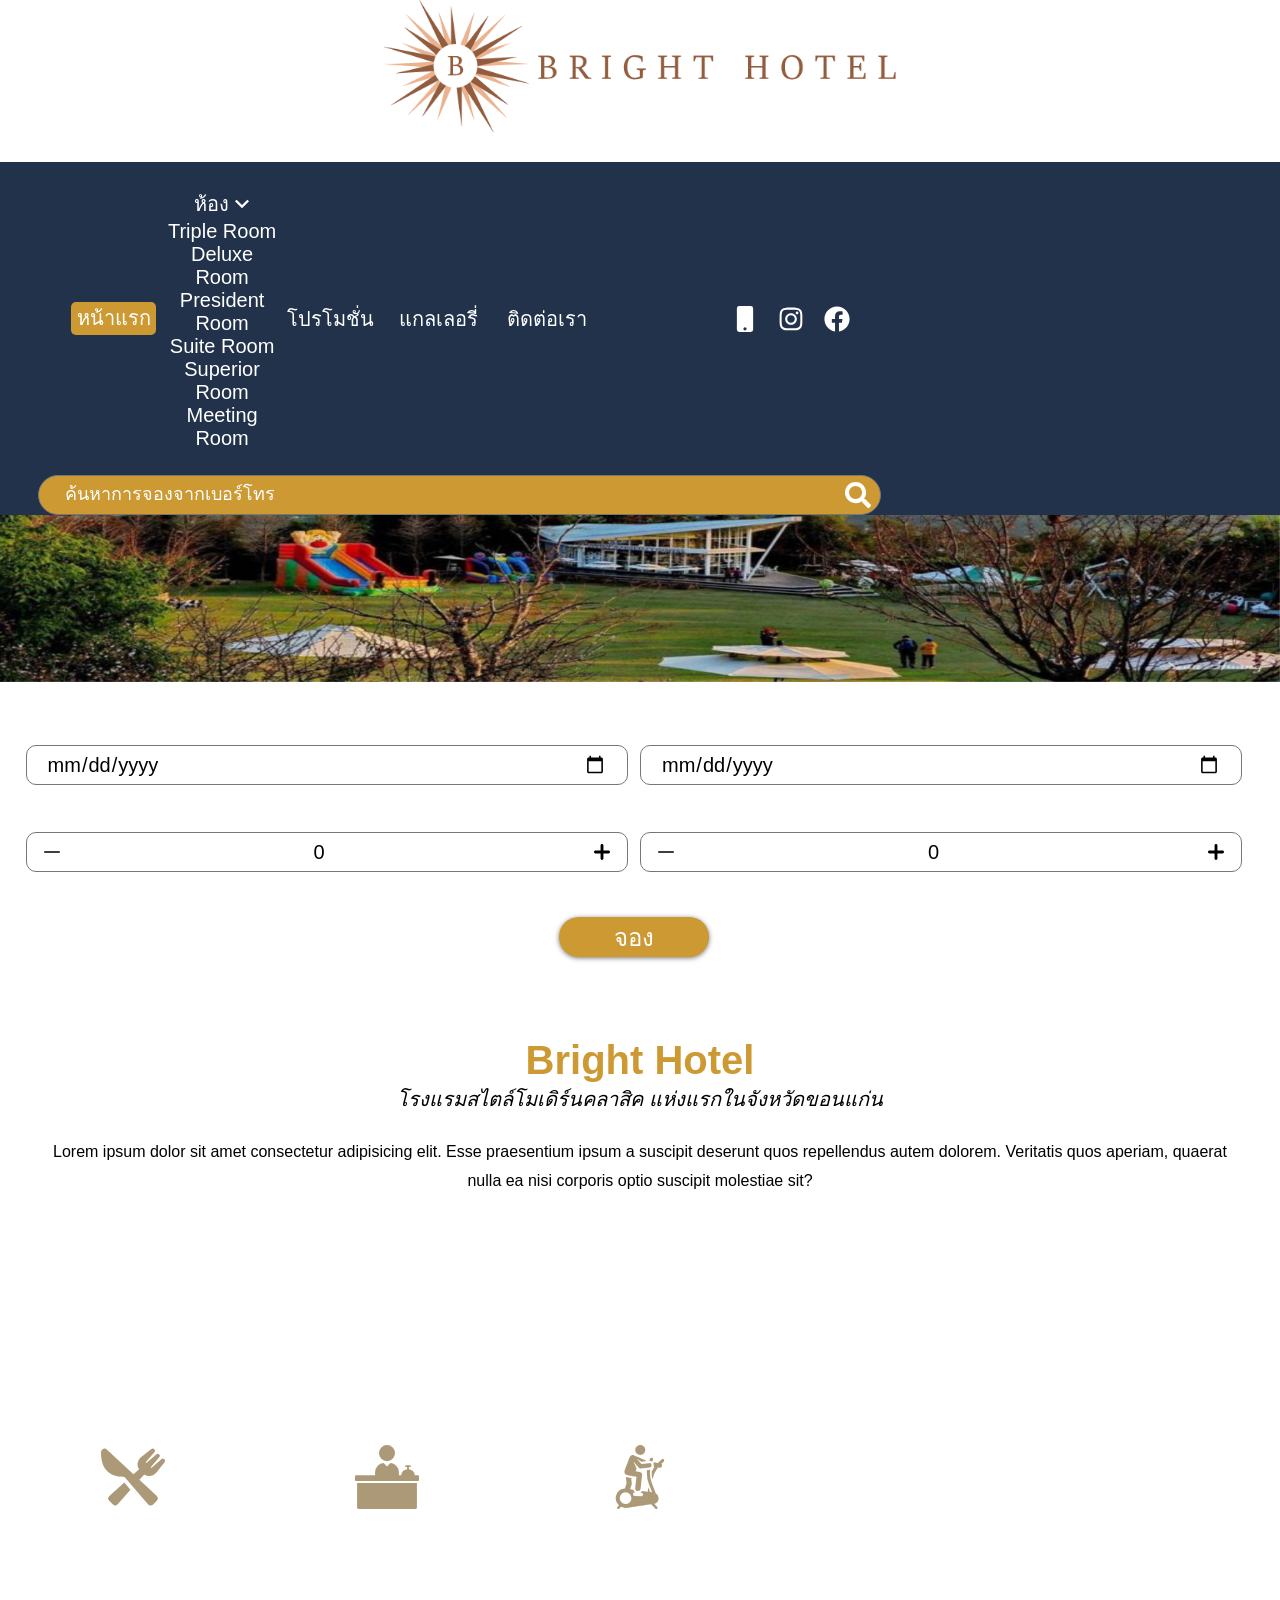
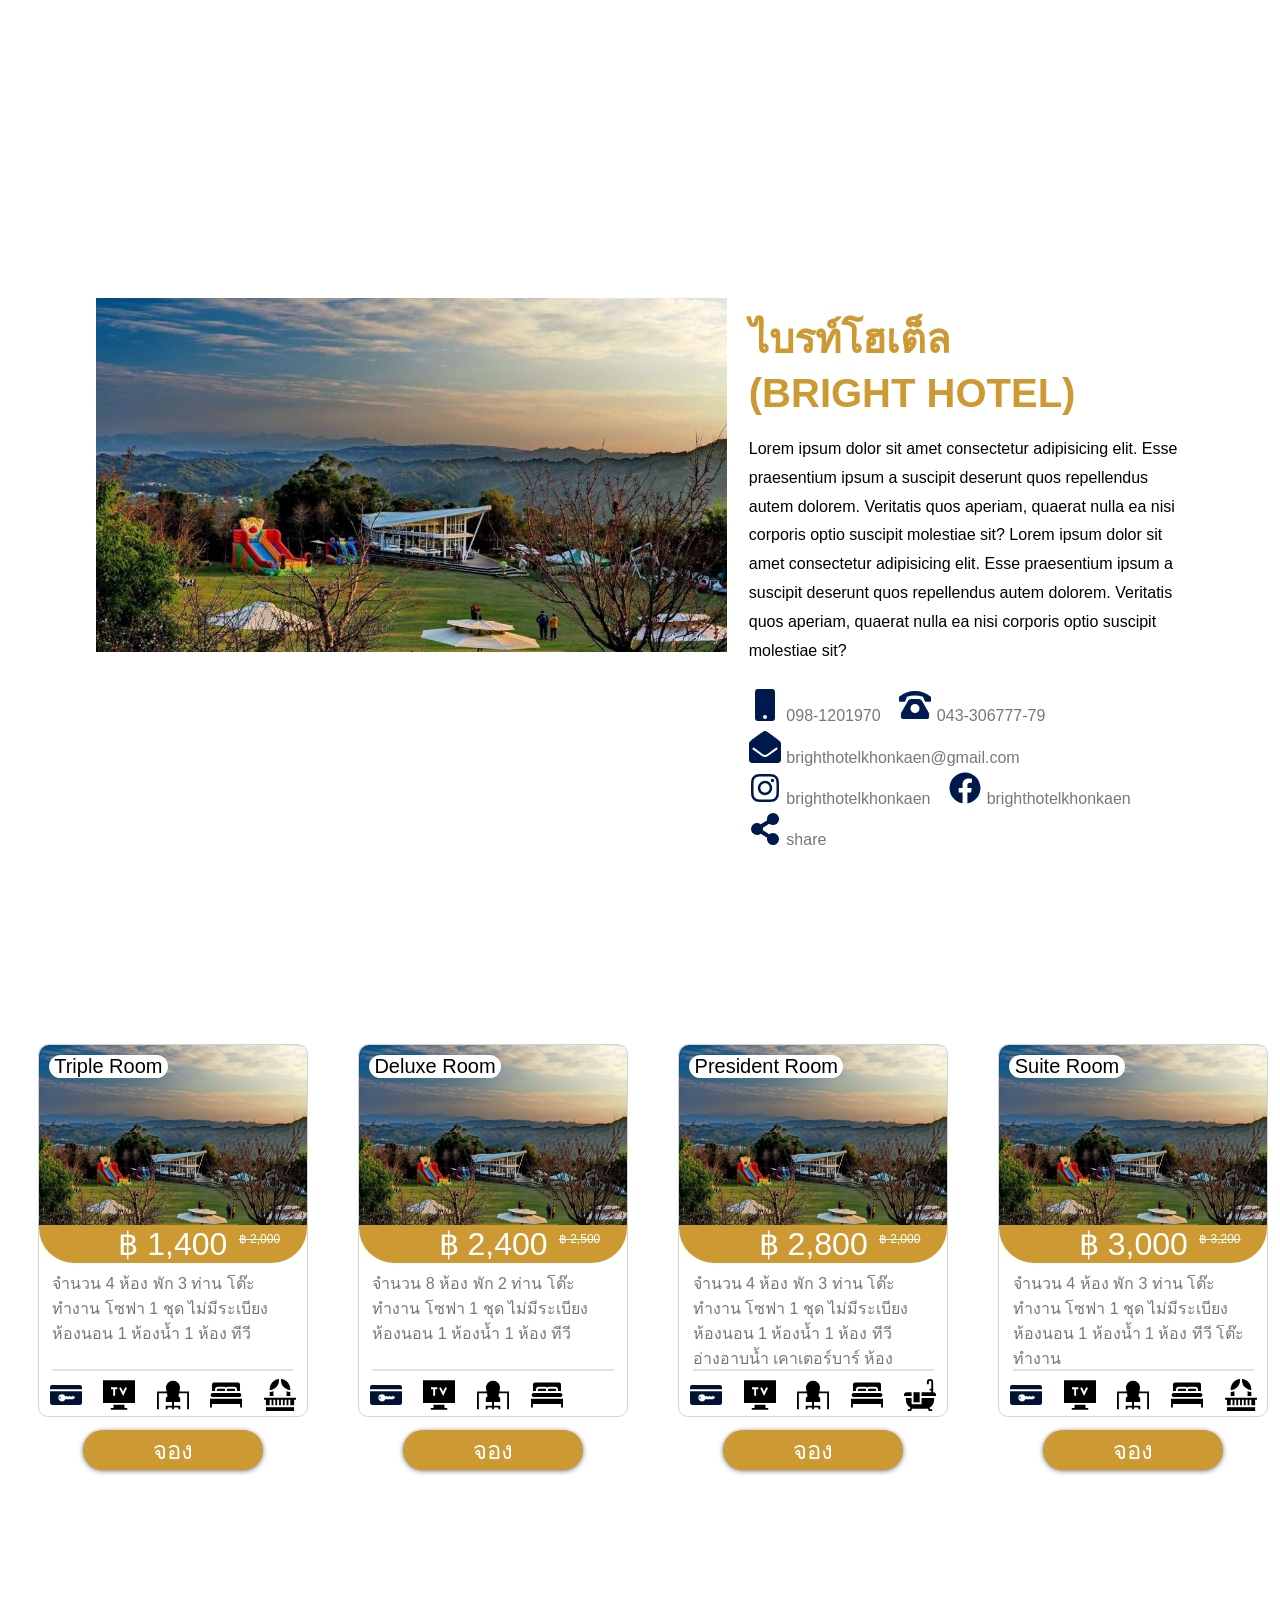
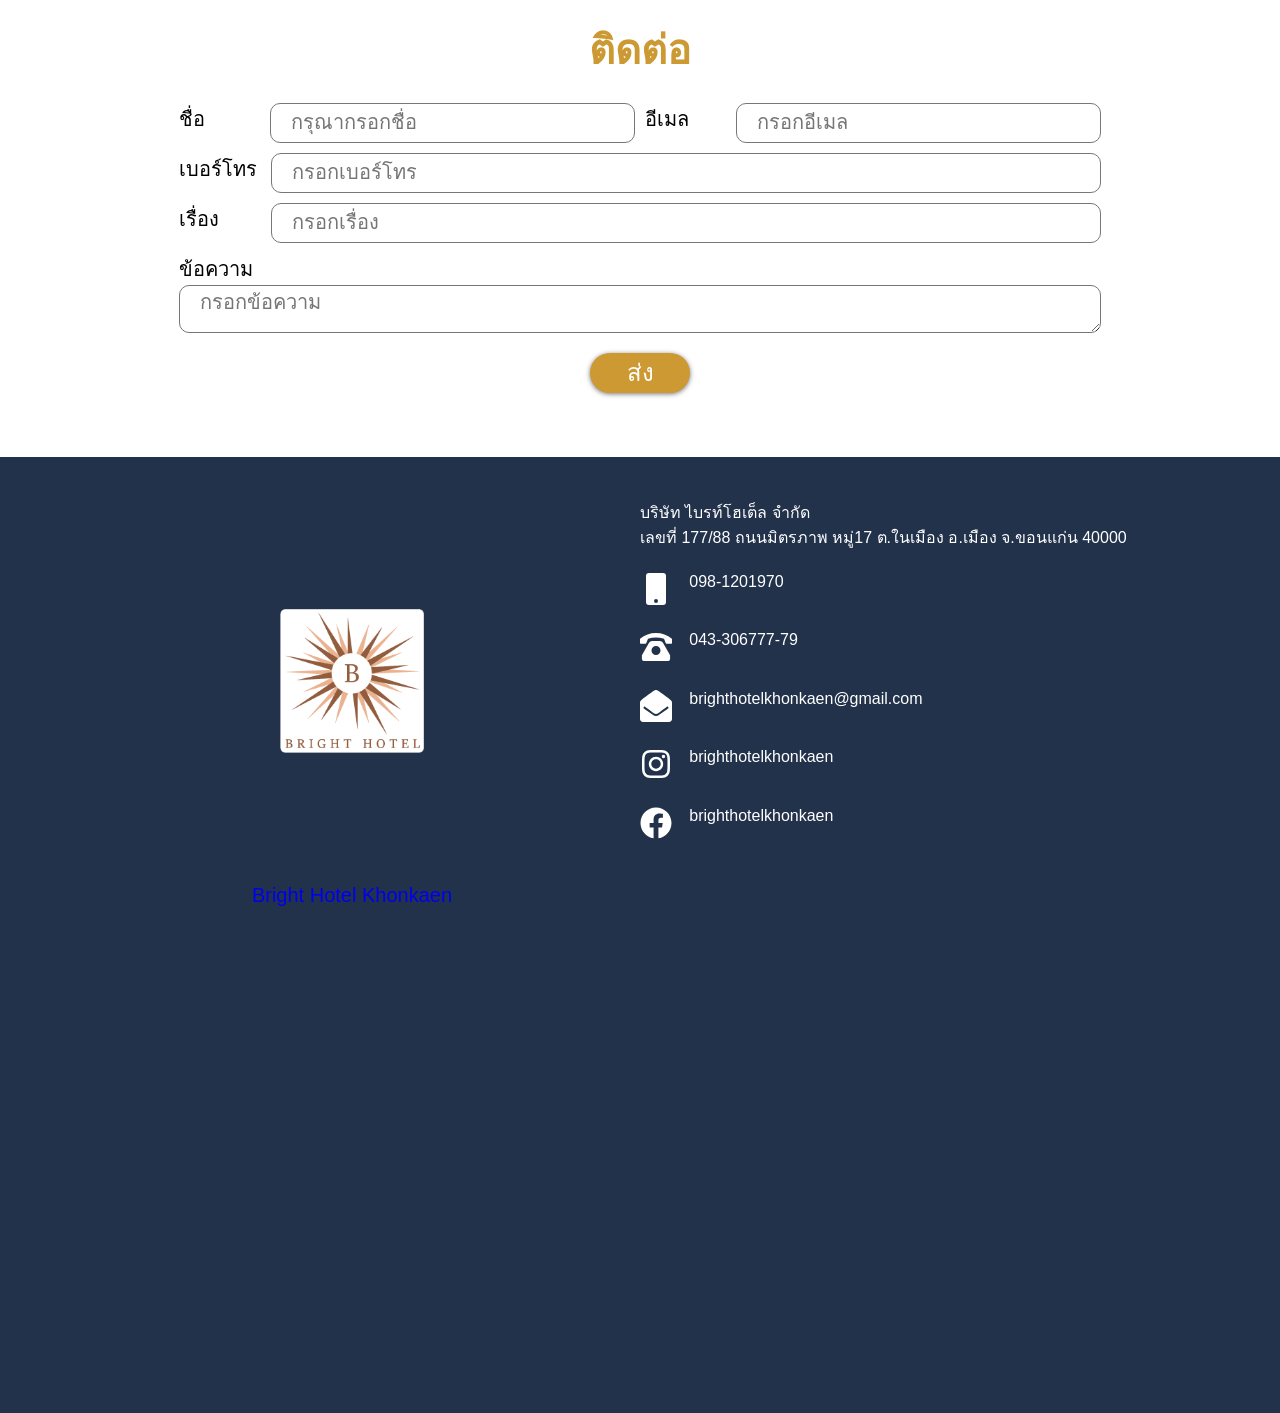
<file: mock/index.html>
<!DOCTYPE html>
<html lang="en">
<head>
    <meta charset="UTF-8">
    <meta name="viewport" content="width=device-width, initial-scale=1.0">
    <title>Bright Hotel</title>
    <link rel="stylesheet" href="/css/home.min.css">
    <link rel="stylesheet" href="/src/plugin/OwlCarousel/dist/assets/owl.carousel.min.css">
    <link rel="stylesheet" href="/src/plugin/OwlCarousel/dist/assets/owl.theme.default.min.css">
    <script src="https://ajax.googleapis.com/ajax/libs/jquery/3.5.1/jquery.min.js"></script> 
</head>
<body>
    <!-- สคริปของเฟสบุ๊ค -->
    <div id="fb-root"></div>
    <script async defer crossorigin="anonymous" src="https://connect.facebook.net/th_TH/sdk.js#xfbml=1&version=v7.0&appId=599318023929202&autoLogAppEvents=1" nonce="0s4WMai9"></script>

    <!-- หัวเว็บมีโลโก้ เมนู ค้นหา -->
    <header>
        <div class="header">
            <div class="logo"><figure><a href=""><img src="/src/img/logo-01.png" alt=""></a></figure></div>
            <nav>
                <ul class="menu">
                    <li class="menulist"><a href="" class="active">หน้าแรก</a></li>
                    <li class="menulist">
                        <a href="#" class="room" onclick="openSubRoom()" onmouseover="openSubRoom()">ห้อง <img src="/src/img/icon/down-arrow.svg" alt=""></a>
                            <ul class="subroom">
                                <li><a href="">Triple Room</a></li>
                                <li><a href="">Deluxe Room</a></li>
                                <li><a href="">President Room</a></li>
                                <li><a href="">Suite Room</a></li>
                                <li><a href="">Superior Room</a></li>
                                <li><a href="">Meeting Room</a></li>
                            </ul>
                    </li>
                    <li class="menulist"><a href="">โปรโมชั่น</a></li>
                    <li class="menulist"><a href="">แกลเลอรี่</a></li>
                    <li class="menulist"><a href="">ติดต่อเรา</a></li>    
                    
                    <div class="icon">
                        <a href=""><img src="/src/img/icon/mobile-solid.svg" alt=""></a>
                        <a href=""><img src="/src/img/icon/instagram-brands.svg" alt=""></a>
                        <a href=""><img src="/src/img/icon/facebook-brands.svg" alt=""></a>
                    </div>
                </ul>
                <div class="hamburger">
                    <div class="line"></div>
                    <div class="line"></div>
                    <div class="line"></div>
                </div>
                <div class="search">
                    <input type="tel" maxlength="10" placeholder="ค้นหาการจองจากเบอร์โทร">
                    <img src="/src/img/icon/search-solid.svg" alt="">
                </div>
            </nav>
        </div>
    </header>

    <!-- ตัวสไลด์ ไฟล์จัดการชื่อ slide.js -->
    <div class="slide owl-carousel">
        <div class="item"><img src="/src/img/view.jpg" alt=""></div>
        <div class="item"><img src="/src/img/view.jpg" alt=""></div>
        <div class="item"><img src="/src/img/view.jpg" alt=""></div>
        <div class="item"><img src="/src/img/view.jpg" alt=""></div>
        <div class="item"><img src="/src/img/view.jpg" alt=""></div>
    </div>

    <!-- โซนการจอง -->
    <div class="booking">
        <div class="formBook">
            <div class="input-box">
                <label>เช็คอิน</label>
                <input type="date">
            </div>

            <div class="input-box">
                <label>เช็คเอาท์</label>
                <input type="date">
            </div>

            <div class="input-box adult">
                <label>ผู้ใหญ่/คน</label>
                <input type="number" id="adult" value="0">
                <img class="left" src="/src/img/icon/minus.svg" alt="">
                <img class="right" src="/src/img/icon/plus.svg" alt="">
            </div>

            <div class="input-box child">
                <label>เด็ก/คน</label>
                <input type="number" id="child" value="0">
                <img class="left" src="/src/img/icon/minus.svg" alt="">
                <img class="right" src="/src/img/icon/plus.svg" alt="">
            </div>

            <div class="button"><button>จอง</button></div>
        </div>
    </div>

    <!-- โซนคอนเทนท์ที่1 -->
    <article>
        <div class="content row1">
            <div class="title">
                <h1>Bright Hotel</h1>
                <span>โรงแรมสไตล์โมเดิร์นคลาสิค แห่งแรกในจังหวัดขอนแก่น</span>
            </div>
            <div class="ck">
                <p>
                    Lorem ipsum dolor sit amet consectetur adipisicing elit. Esse praesentium ipsum a suscipit deserunt quos repellendus autem dolorem. Veritatis quos aperiam, quaerat nulla ea nisi corporis optio suscipit molestiae sit?
                </p>
            </div>
        </div>
    </article>

    <!-- โซนคอนเทนท์ที่2 บริการ -->
    <article>
        <div class="content service">
            <div class="title">
                <h1>บริการและสิ่งอำนวยความสะดวก</h1>
                <span>โรงแรมสไตล์โมเดิร์นคลาสิค แห่งแรกในจังหวัดขอนแก่น</span>
            </div>
            <div class="box-grid">
                <div class="column">
                    <figure><img src="/src/img/icon/utensils-alt.svg" alt=""></figure>
                    <span>ห้องอาหาร</span>
                    <div class="ck">
                        <p>
                            Lorem ipsum dolor sit amet consectetur adipisicing elit. Odit molestias, eligendi excepturi voluptates officia asperiores atque nobis fugiat, eum odio quo accusamus sed vero ullam rerum nemo autem iste adipisci.
                        </p>
                    </div>
                </div>

                <div class="column">
                    <figure><img src="/src/img/icon/lobby.svg" alt=""></figure>
                    <span>ล็อบบี้</span>
                    <div class="ck">
                        <p>
                            Lorem ipsum dolor sit amet consectetur adipisicing elit. Odit molestias, eligendi excepturi voluptates officia asperiores atque nobis fugiat, eum odio quo accusamus sed vero ullam rerum nemo autem iste adipisci.
                        </p>
                    </div>
                </div>

                <div class="column">
                    <figure><img src="/src/img/icon/gym.svg" alt=""></figure>
                    <span>ฟิตเนส</span>
                    <div class="ck">
                        <p>
                            Lorem ipsum dolor sit amet consectetur adipisicing elit. Odit molestias, eligendi excepturi voluptates officia asperiores atque nobis fugiat, eum odio quo accusamus sed vero ullam rerum nemo autem iste adipisci.
                        </p>
                    </div>
                </div>
            </div>
        </div>
    </article>

    <!-- โซนคอนเทนท์ที่3 ที่มีรูปใหญ่ๆ-->
    <article>
        <div class="content row3">
            <figure class="bigimg"><img src="/src/img/view.jpg" alt=""></figure>
            <div class="title">
                <h1>ไบรท์โฮเต็ล</h1>
                <h1>(BRIGHT HOTEL)</h1>
            </div>
            <div class="ck">
                <p>
                    Lorem ipsum dolor sit amet consectetur adipisicing elit. Esse praesentium ipsum a suscipit deserunt quos repellendus autem dolorem. Veritatis quos aperiam, quaerat nulla ea nisi corporis optio suscipit molestiae sit?
                    Lorem ipsum dolor sit amet consectetur adipisicing elit. Esse praesentium ipsum a suscipit deserunt quos repellendus autem dolorem. Veritatis quos aperiam, quaerat nulla ea nisi corporis optio suscipit molestiae sit?
                </p>
            </div>
            <div class="icon">
                <div class="item">
                    <img src="/src/img/icon/mobile-solid.svg" alt="">
                    <span>098-1201970</span>
                </div>
                <div class="item">
                    <img src="/src/img/icon/phone.svg" alt="">
                    <span>043-306777-79</span>
                </div>
                <div class="item">
                    <img src="/src/img/icon/envelope-open-solid.svg" alt="">
                    <span>brighthotelkhonkaen@gmail.com</span>
                </div>
                <div class="item">
                    <img src="/src/img/icon/instagram-brands.svg" alt="">
                    <span>brighthotelkhonkaen</span>
                </div>
                <div class="item">
                    <img src="/src/img/icon/facebook-brands.svg" alt="">
                    <span>brighthotelkhonkaen</span>
                </div>
                <div class="item">
                    <img src="/src/img/icon/share-alt-solid.svg" alt="">
                    <span>share</span>
                </div>
            </div>
        </div>
    </article>

    <!-- โซนคอนเทนท์ที่3 ห้องพัก-->
    <article>
        <div class="content room">
            <div class="title">
                <h1>รูปแบบห้องพัก</h1>
                <span>ห้องพักประกอบด้วยห้องมาตรฐาน 79 ห้อง หรูหรา ระดับพรีเมียมคลาส</span>
            </div>

            <div class="grid-room">
                <div class="item-room">
                    <div class="box">
                        <figure>
                            <span>Triple Room</span>
                            <img src="/src/img/view.jpg" alt="">
                        </figure>
                        <div class="price">
                            <div class="discount"><span>฿ 2,000</span></div>
                            <div class="sumprice"><span>฿ 1,400</span></div>
                        </div>
                        <div class="description">
                            <p>
                                จำนวน 4 ห้อง พัก 3 ท่าน โต๊ะทำงาน โซฟา 1 ชุด ไม่มีระเบียง
                                ห้องนอน 1 ห้องน้ำ 1 ห้อง ทีวี
                            </p>
                        </div>
                        <div class="inroom">
                            <div class="item">
                                <span>โต๊ะทำงาน</span>
                                <img src="/src/img/icon/key-card.svg" alt="">
                            </div>
                            <div class="item">
                                <span>โต๊ะทำงาน</span>
                                <img src="/src/img/icon/tv.svg" alt="">
                            </div>
                            <div class="item">
                                <span>โต๊ะทำงาน</span>
                                <img src="/src/img/icon/desk.svg" alt="">
                            </div>
                            <div class="item">
                                <span>โต๊ะทำงาน</span>
                                <img src="/src/img/icon/bed.svg" alt="">
                            </div>
                            <div class="item">
                                <span>โต๊ะทำงาน</span>
                                <img src="/src/img/icon/balcony.svg" alt="">
                            </div>
                        </div>
                    </div>
                    <div class="button">
                        <button>จอง</button>
                    </div>
                </div>

                <div class="item-room">
                    <div class="box">
                        <figure>
                            <span>Deluxe Room</span>
                            <img src="/src/img/view.jpg" alt="">
                        </figure>
                        <div class="price">
                            <div class="discount"><span>฿ 2,500</span></div>
                            <div class="sumprice"><span>฿ 2,400</span></div>
                        </div>
                        <div class="description">
                            <p>
                                จำนวน 8 ห้อง พัก 2 ท่าน โต๊ะทำงาน โซฟา 1 ชุด ไม่มีระเบียง
                                ห้องนอน 1 ห้องน้ำ 1 ห้อง ทีวี
                            </p>
                        </div>
                        <div class="inroom">
                            <div class="item">
                                <span>โต๊ะทำงาน</span>
                                <img src="/src/img/icon/key-card.svg" alt="">
                            </div>
                            <div class="item">
                                <span>โต๊ะทำงาน</span>
                                <img src="/src/img/icon/tv.svg" alt="">
                            </div>
                            <div class="item">
                                <span>โต๊ะทำงาน</span>
                                <img src="/src/img/icon/desk.svg" alt="">
                            </div>
                            <div class="item">
                                <span>โต๊ะทำงาน</span>
                                <img src="/src/img/icon/bed.svg" alt="">
                            </div>
                        </div>
                    </div>
                    <div class="button">
                        <button>จอง</button>
                    </div>
                </div>

                <div class="item-room">
                    <div class="box">
                        <figure>
                            <span>President Room</span>
                            <img src="/src/img/view.jpg" alt="">
                        </figure>
                        <div class="price">
                            <div class="discount"><span>฿ 2,000</span></div>
                            <div class="sumprice"><span>฿ 2,800</span></div>
                        </div>
                        <div class="description">
                            <p>
                                จำนวน 4 ห้อง พัก 3 ท่าน โต๊ะทำงาน โซฟา 1 ชุด ไม่มีระเบียง
                                ห้องนอน 1 ห้องน้ำ 1 ห้อง ทีวี อ่างอาบน้ำ เคาเตอร์บาร์ ห้องประชุมเล็ก
                                ห้องนั่งเล่น เตียงขนาดคิงไซส์
                            </p>
                        </div>
                        <div class="inroom">
                            <div class="item">
                                <span>โต๊ะทำงาน</span>
                                <img src="/src/img/icon/key-card.svg" alt="">
                            </div>
                            <div class="item">
                                <span>โต๊ะทำงาน</span>
                                <img src="/src/img/icon/tv.svg" alt="">
                            </div>
                            <div class="item">
                                <span>โต๊ะทำงาน</span>
                                <img src="/src/img/icon/desk.svg" alt="">
                            </div>
                            <div class="item">
                                <span>โต๊ะทำงาน</span>
                                <img src="/src/img/icon/bed.svg" alt="">
                            </div>
                            <div class="item">
                                <span>โต๊ะทำงาน</span>
                                <img src="/src/img/icon/bathroom.svg" alt="">
                            </div>
                        </div>
                    </div>
                    <div class="button">
                        <button>จอง</button>
                    </div>
                </div>

                <div class="item-room">
                    <div class="box">
                        <figure>
                            <span>Suite Room</span>
                            <img src="/src/img/view.jpg" alt="">
                        </figure>
                        <div class="price">
                            <div class="discount"><span>฿ 3,200</span></div>
                            <div class="sumprice"><span>฿ 3,000</span></div>
                        </div>
                        <div class="description">
                            <p>
                                จำนวน 4 ห้อง พัก 3 ท่าน โต๊ะทำงาน โซฟา 1 ชุด ไม่มีระเบียง
                                ห้องนอน 1 ห้องน้ำ 1 ห้อง ทีวี โต๊ะทำงาน
                            </p>
                        </div>
                        <div class="inroom">
                            <div class="item">
                                <span>โต๊ะทำงาน</span>
                                <img src="/src/img/icon/key-card.svg" alt="">
                            </div>
                            <div class="item">
                                <span>โต๊ะทำงาน</span>
                                <img src="/src/img/icon/tv.svg" alt="">
                            </div>
                            <div class="item">
                                <span>โต๊ะทำงาน</span>
                                <img src="/src/img/icon/desk.svg" alt="">
                            </div>
                            <div class="item">
                                <span>โต๊ะทำงาน</span>
                                <img src="/src/img/icon/bed.svg" alt="">
                            </div>
                            <div class="item">
                                <span>โต๊ะทำงาน</span>
                                <img src="/src/img/icon/balcony.svg" alt="">
                            </div>
                        </div>
                    </div>
                    <div class="button">
                        <button>จอง</button>
                    </div>
                </div>

                <div class="item-room">
                    <div class="box">
                        <figure>
                            <span>Superior Room</span>
                            <img src="/src/img/view.jpg" alt="">
                        </figure>
                        <div class="price">
                            <div class="discount"><span>฿ 3,600</span></div>
                            <div class="sumprice"><span>฿ 3,400</span></div>
                        </div>
                        <div class="description">
                            <p>
                                จำนวน 4 ห้อง พัก 3 ท่าน โต๊ะทำงาน โซฟา 1 ชุด ไม่มีระเบียง
                                ห้องนอน 1 ห้องน้ำ 1 ห้อง ทีวี
                            </p>
                        </div>
                        <div class="inroom">
                            <div class="item">
                                <span>โต๊ะทำงาน</span>
                                <img src="/src/img/icon/key-card.svg" alt="">
                            </div>
                            <div class="item">
                                <span>โต๊ะทำงาน</span>
                                <img src="/src/img/icon/tv.svg" alt="">
                            </div>
                            <div class="item">
                                <span>โต๊ะทำงาน</span>
                                <img src="/src/img/icon/desk.svg" alt="">
                            </div>
                            <div class="item">
                                <span>โต๊ะทำงาน</span>
                                <img src="/src/img/icon/bed.svg" alt="">
                            </div>
                            <div class="item">
                                <span>โต๊ะทำงาน</span>
                                <img src="/src/img/icon/balcony.svg" alt="">
                            </div>
                        </div>
                    </div>
                    <div class="button">
                        <button>จอง</button>
                    </div>
                </div>

                <div class="item-room">
                    <div class="box">
                        <figure>
                            <span>Superior Room</span>
                            <img src="/src/img/view.jpg" alt="">
                        </figure>
                        <div class="price">
                            <div class="discount"><span>฿ 3,600</span></div>
                            <div class="sumprice"><span>฿ 3,400</span></div>
                        </div>
                        <div class="description">
                            <p>
                                จำนวน 4 ห้อง พัก 3 ท่าน โต๊ะทำงาน โซฟา 1 ชุด ไม่มีระเบียง
                                ห้องนอน 1 ห้องน้ำ 1 ห้อง ทีวี
                            </p>
                        </div>
                        <div class="inroom">
                            <div class="item">
                                <span>โต๊ะทำงาน</span>
                                <img src="/src/img/icon/key-card.svg" alt="">
                            </div>
                            <div class="item">
                                <span>โต๊ะทำงาน</span>
                                <img src="/src/img/icon/tv.svg" alt="">
                            </div>
                            <div class="item">
                                <span>โต๊ะทำงาน</span>
                                <img src="/src/img/icon/desk.svg" alt="">
                            </div>
                            <div class="item">
                                <span>โต๊ะทำงาน</span>
                                <img src="/src/img/icon/bed.svg" alt="">
                            </div>
                            <div class="item">
                                <span>โต๊ะทำงาน</span>
                                <img src="/src/img/icon/balcony.svg" alt="">
                            </div>
                        </div>
                    </div>
                    <div class="button">
                        <button>จอง</button>
                    </div>
                </div>
            </div>
        </div>
    </article>

    <!-- โซนติดต่อเรา-->
    <article>
        <div class="content contact">
            <div class="title">
                <h1>ติดต่อ</h1>
            </div>
            <div class="form-contact">
                <div class="inputDual">
                    <div class="input-box">
                        <label>ชื่อ</label>
                        <input type="text" placeholder="กรุณากรอกชื่อ">
                    </div>
                    <div class="input-box">
                        <label>อีเมล</label>
                        <input type="text" placeholder="กรอกอีเมล">
                    </div>
                </div>
                <div class="inputSingle">
                    <label>เบอร์โทร</label>
                    <input type="tel" placeholder="กรอกเบอร์โทร">
                </div>
                <div class="inputSingle">
                    <label>เรื่อง</label>
                    <input type="text" placeholder="กรอกเรื่อง">
                </div>
                <div class="textSingle">
                    <label>ข้อความ</label>
                    <textarea name="" id="" cols="30" rows="2" placeholder="กรอกข้อความ"></textarea>
                </div>
                <div class="button"><button>ส่ง</button></div>
            </div>
        </div>
    </article>

    <!-- โซนฟุตเตอร์ -->
    <footer>
        <div class="footer">
            <div class="logo"><figure><img src="/src/img/logo B-01.png" alt=""></figure></div>

            <div class="address-contact">
                <div class="address">
                    <p>บริษัท ไบรท์โฮเต็ล จำกัด</p>
                    <p>เลขที่ 177/88 ถนนมิตรภาพ หมู่17 ต.ในเมือง อ.เมือง จ.ขอนแก่น 40000</p>
                </div>
                <div class="contact">
                    <div class="single">
                        <figure><img src="/src/img/icon/mobile-solid.svg" alt=""></figure>
                        <p>098-1201970</p>
                    </div>
                    <div class="single">
                        <figure><img src="/src/img/icon/phone.svg" alt=""></figure>
                        <p>043-306777-79</p>
                    </div>
                    <div class="single">
                        <figure><img src="/src/img/icon/envelope-open-solid.svg" alt=""></figure>
                        <p>brighthotelkhonkaen@gmail.com</p>
                    </div>
                    <div class="single">
                        <figure><img src="/src/img/icon/instagram-brands.svg" alt=""></figure>
                        <p>brighthotelkhonkaen</p>
                    </div>
                    <div class="single">
                        <figure><img src="/src/img/icon/facebook-brands.svg" alt=""></figure>
                        <p>brighthotelkhonkaen</p>
                    </div>
                </div>
            </div>
            
            <div class="social">
                <div class="facebookPage">
                    <div class="fb-page" data-href="https://www.facebook.com/brighthotelkhonkaen/" data-tabs="timeline" data-width="" data-height="" data-small-header="true" data-adapt-container-width="true" data-hide-cover="true" data-show-facepile="true"><blockquote cite="https://www.facebook.com/brighthotelkhonkaen/" class="fb-xfbml-parse-ignore"><a href="https://www.facebook.com/brighthotelkhonkaen/">Bright Hotel Khonkaen</a></blockquote></div>
                </div>
            </div>

            <div class="map">
                <iframe src="https://www.google.com/maps/embed?pb=!1m18!1m12!1m3!1d3854.2311303549764!2d102.08191621528145!3d14.9798695716843!2m3!1f0!2f0!3f0!3m2!1i1024!2i768!4f13.1!3m3!1m2!1s0x31228827f7d124ed%3A0x1dcee4ef7e4bcaa0!2sBright%20Hotel!5e0!3m2!1sth!2sth!4v1592885106260!5m2!1sth!2sth" frameborder="0" style="border:0;" allowfullscreen="" aria-hidden="false" tabindex="0"></iframe>
            </div>
        </div>
    </footer>
    
    <!-- โซนสคริป -->
    <script src="/src/plugin/OwlCarousel/dist/owl.carousel.min.js"></script>
    <script type="text/javascript" src="/js/page/functions.js"></script>
    <script type="text/javascript" src="/js/page/hotel.js"></script>
    <script type="text/javascript" src="/src/js/bookHome.js"></script>
    <script src="/src/js/slide.js"></script>
</body>
</html>
</file>
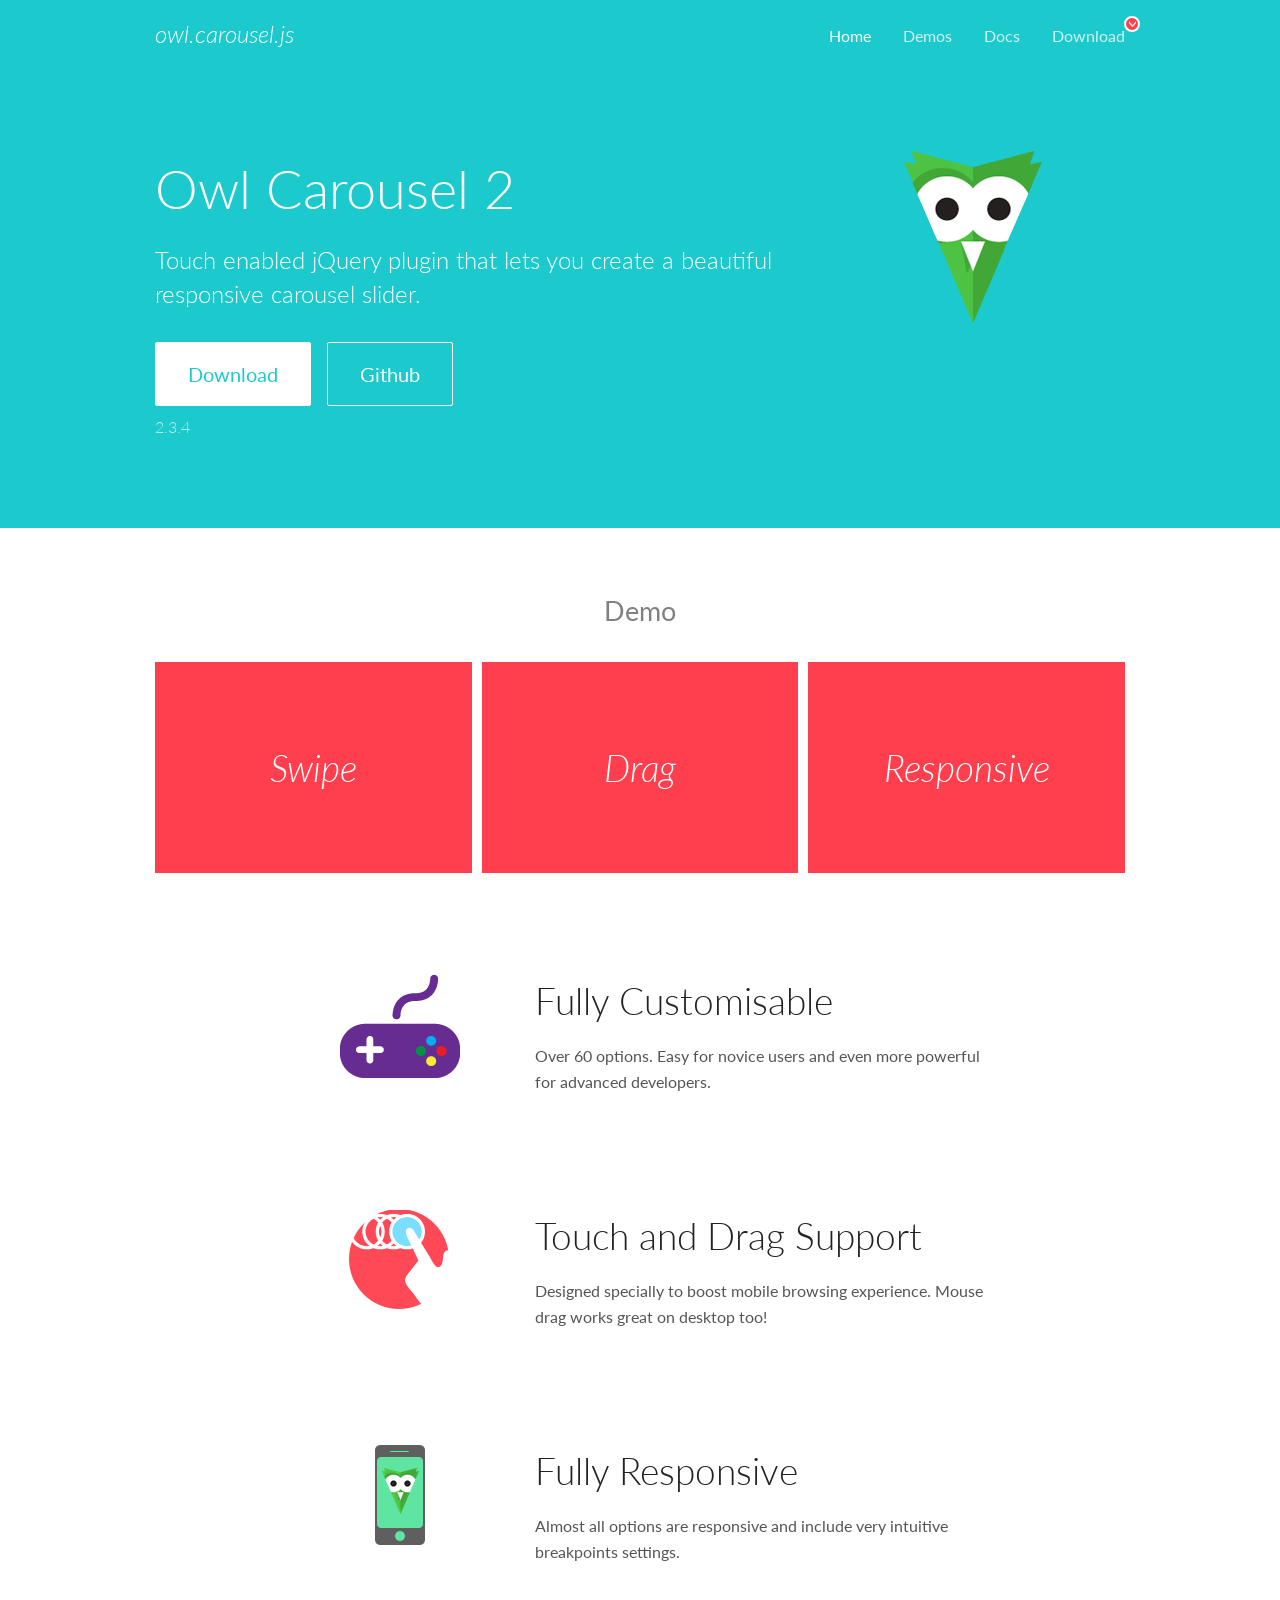
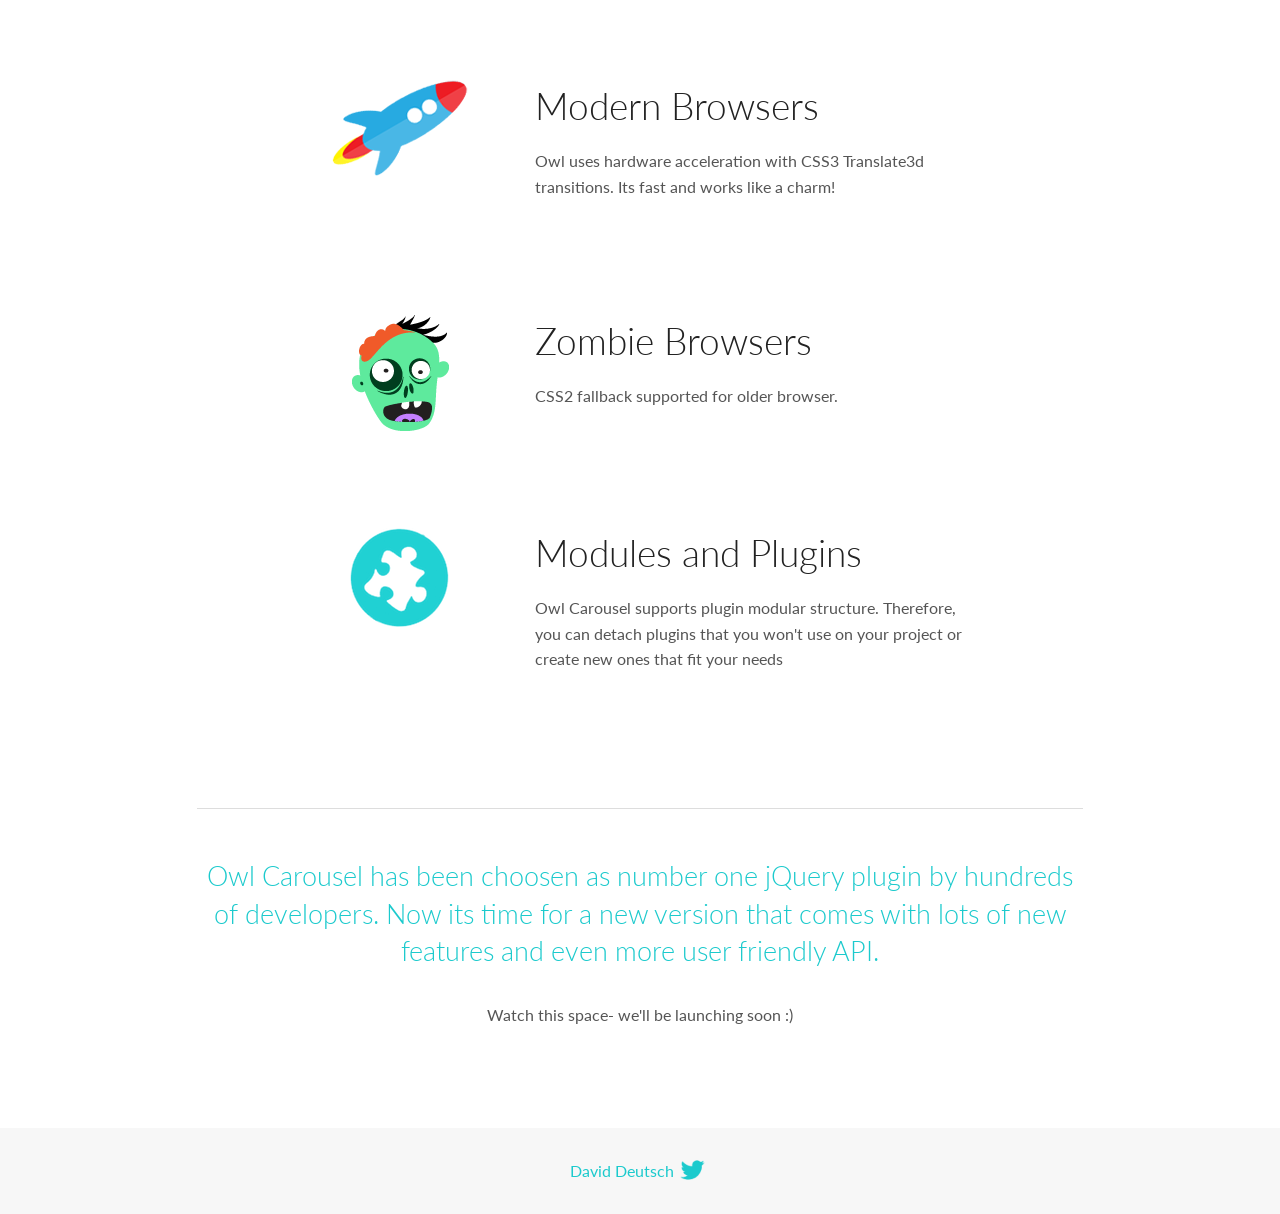
<file: src/plugin/OwlCarousel/docs/index.html>
<!DOCTYPE html>
<html lang="en">
  <head>

    <!-- head -->
    <meta charset="utf-8">
    <meta name="msapplication-tap-highlight" content="no" />
    <meta name="viewport" content="width=device-width, initial-scale=1.0" />
    <meta name="description" content="Touch enabled jQuery plugin that lets you create beautiful responsive carousel slider.">
    <meta name="author" content="David Deutsch">
    <title>
      Home | Owl Carousel | 2.3.4
    </title>

    <!-- Stylesheets -->
    <link href='https://fonts.googleapis.com/css?family=Lato:300,400,700,400italic,300italic' rel='stylesheet' type='text/css'>
    <link rel="stylesheet" href="assets/css/docs.theme.min.css">

    <!-- Owl Stylesheets -->
    <link rel="stylesheet" href="assets/owlcarousel/assets/owl.carousel.min.css">
    <link rel="stylesheet" href="assets/owlcarousel/assets/owl.theme.default.min.css">

    <!-- HTML5 shim and Respond.js IE8 support of HTML5 elements and media queries -->

    <!--[if lt IE 9]>
      <script src="https://oss.maxcdn.com/libs/html5shiv/3.7.0/html5shiv.js"></script>
      <script src="https://oss.maxcdn.com/libs/respond.js/1.3.0/respond.min.js"></script>
    <![endif]-->

    <!-- Favicons -->
    <link rel="apple-touch-icon-precomposed" sizes="144x144" href="assets/ico/apple-touch-icon-144-precomposed.png">
    <link rel="shortcut icon" href="assets/ico/favicon.png">
    <link rel="shortcut icon" href="favicon.ico">

    <!-- Yeah i know js should not be in header. Its required for demos.-->

    <!-- javascript -->
    <script src="assets/vendors/jquery.min.js"></script>
    <script src="assets/owlcarousel/owl.carousel.js"></script>
  </head>
  <body>

    <!-- header -->
    <header class="header">
      <div class="row">
        <div class="large-12 columns">
          <div class="brand left">
            <h3>
              <a href="/OwlCarousel2/">owl.carousel.js</a> 
            </h3>
          </div>
          <a id="toggle-nav" class="right">
            <span></span> <span></span> <span></span> 
          </a> 
          <div class="nav-bar">
            <ul class="clearfix">
              <li class="active">
                <a href="/OwlCarousel2/index.html">Home</a> 
              </li>
              <li> <a href="/OwlCarousel2/demos/demos.html">Demos</a>  </li>
              <li> <a href="/OwlCarousel2/docs/started-welcome.html">Docs</a>  </li>
              <li>
                <a href="https://github.com/OwlCarousel2/OwlCarousel2/archive/2.3.4.zip">Download</a> 
                <span class="download"></span> 
              </li>
            </ul>
          </div>
        </div>
      </div>
    </header>

    <!-- home panel -->
    <section id="hero">
      <div class="row">
        <div class="large-8 medium-8 columns">
          <h1>Owl Carousel 2</h1>
          <h4>Touch enabled jQuery plugin that lets you create a beautiful responsive carousel slider.</h4>
          <a href="https://github.com/OwlCarousel2/OwlCarousel2/archive/2.3.4.zip" class="hero-button">Download</a> 
          <a href="https://github.com/OwlCarousel2/OwlCarousel2" class="hero-button outline">Github</a> 
          <p>2.3.4</p>
        </div>
        <div class="large-4 medium-4 columns">
          <img class="owl-logo" src="assets/img/owl-logo.png" alt="mr. Owl">
        </div>
      </div>
    </section>

    <!-- body -->
    <div class="home-demo">
      <div class="row">
        <div class="large-12 columns">
          <h3>Demo</h3>
          <div class="owl-carousel">
            <div class="item">
              <h2>Swipe</h2>
            </div>
            <div class="item">
              <h2>Drag</h2>
            </div>
            <div class="item">
              <h2>Responsive</h2>
            </div>
            <div class="item">
              <h2>CSS3</h2>
            </div>
            <div class="item">
              <h2>Fast</h2>
            </div>
            <div class="item">
              <h2>Easy</h2>
            </div>
            <div class="item">
              <h2>Free</h2>
            </div>
            <div class="item">
              <h2>Upgradable</h2>
            </div>
            <div class="item">
              <h2>Tons of options</h2>
            </div>
            <div class="item">
              <h2>Infinity</h2>
            </div>
            <div class="item">
              <h2>Auto Width</h2>
            </div>
          </div>
        </div>
      </div>
    </div>
    <script>
      var owl = $('.owl-carousel');
      owl.owlCarousel({
        margin: 10,
        loop: true,
        responsive: {
          0: {
            items: 1
          },
          600: {
            items: 2
          },
          1000: {
            items: 3
          }
        }
      })
    </script>

    <!-- features -->
    <div id="features">
      <div class="row">
        <div class="small-12 medium-9 small-centered columns">
          <section class="row feature">
            <div class="medium-4 small-12 columns">
              <img src="assets/img/feature-options.png" alt="">
            </div>
            <div class="medium-8 small-12 columns">
              <h2>Fully Customisable</h2>
              <p>Over 60 options. Easy for novice users and even more powerful for advanced developers.</p>
            </div>
          </section>
          <section class="row feature">
            <div class="medium-4 small-12 columns">
              <img src="assets/img/feature-drag.png" alt="">
            </div>
            <div class="medium-8 small-12 columns">
              <h2>Touch and Drag Support</h2>
              <p>Designed specially to boost mobile browsing experience. Mouse drag works great on desktop too!</p>
            </div>
          </section>
          <section class="row feature">
            <div class="medium-4 small-12 columns">
              <img src="assets/img/feature-responsive.png" alt="">
            </div>
            <div class="medium-8 small-12 columns">
              <h2>Fully Responsive</h2>
              <p>Almost all options are responsive and include very intuitive breakpoints settings.</p>
            </div>
          </section>
          <section class="row feature">
            <div class="medium-4 small-12 columns">
              <img src="assets/img/feature-modern.png" alt="">
            </div>
            <div class="medium-8 small-12 columns">
              <h2>Modern Browsers</h2>
              <p>Owl uses hardware acceleration with CSS3 Translate3d transitions. Its fast and works like a charm! </p>
            </div>
          </section>
          <section class="row feature">
            <div class="medium-4 small-12 columns">
              <img src="assets/img/feature-zombie.png" alt="">
            </div>
            <div class="medium-8 small-12 columns">
              <h2>Zombie Browsers</h2>
              <p>CSS2 fallback supported for older browser.</p>
            </div>
          </section>
          <section class="row feature">
            <div class="medium-4 small-12 columns">
              <img src="assets/img/feature-module.png" alt="">
            </div>
            <div class="medium-8 small-12 columns">
              <h2>Modules and Plugins</h2>
              <p>Owl Carousel supports plugin modular structure. Therefore, you can detach plugins that you won&#x27;t use on your project or create new ones that fit your needs</p>
            </div>
          </section>
        </div>
      </div>
    </div>

    <!-- footer -->
    <section id="teaser-text">
      <div class="row">
        <div class="small-12 medium-11 small-centered columns">
          <hr>
          <h3 id="owl-carousel-has-been-choosen-as-number-one-jquery-plugin-by-hundreds-of-developers-now-its-time-for-a-new-version-that-comes-with-lots-of-new-features-and-even-more-user-friendly-api-">Owl Carousel has been choosen as number one jQuery plugin by hundreds of developers. Now its time for a new version that comes with lots of new features and even more user friendly API.</h3>
          <p>Watch this space- we&#39;ll be launching soon :)</p>
        </div>
      </div>
    </section>

    <!-- footer -->
    <footer class="footer">
      <div class="row">
        <div class="large-12 columns">
          <h5>
            <a href="/OwlCarousel2/docs/support-contact.html">David Deutsch</a> 
            <a id="custom-tweet-button" href="https://twitter.com/share?url=https://github.com/OwlCarousel2/OwlCarousel2&text=Owl Carousel - This is so awesome! " target="_blank"></a> 
          </h5>
        </div>
      </div>
    </footer>

    <!-- vendors -->
    <script src="assets/vendors/highlight.js"></script>
    <script src="assets/js/app.js"></script>
  </body>
</html>
</file>
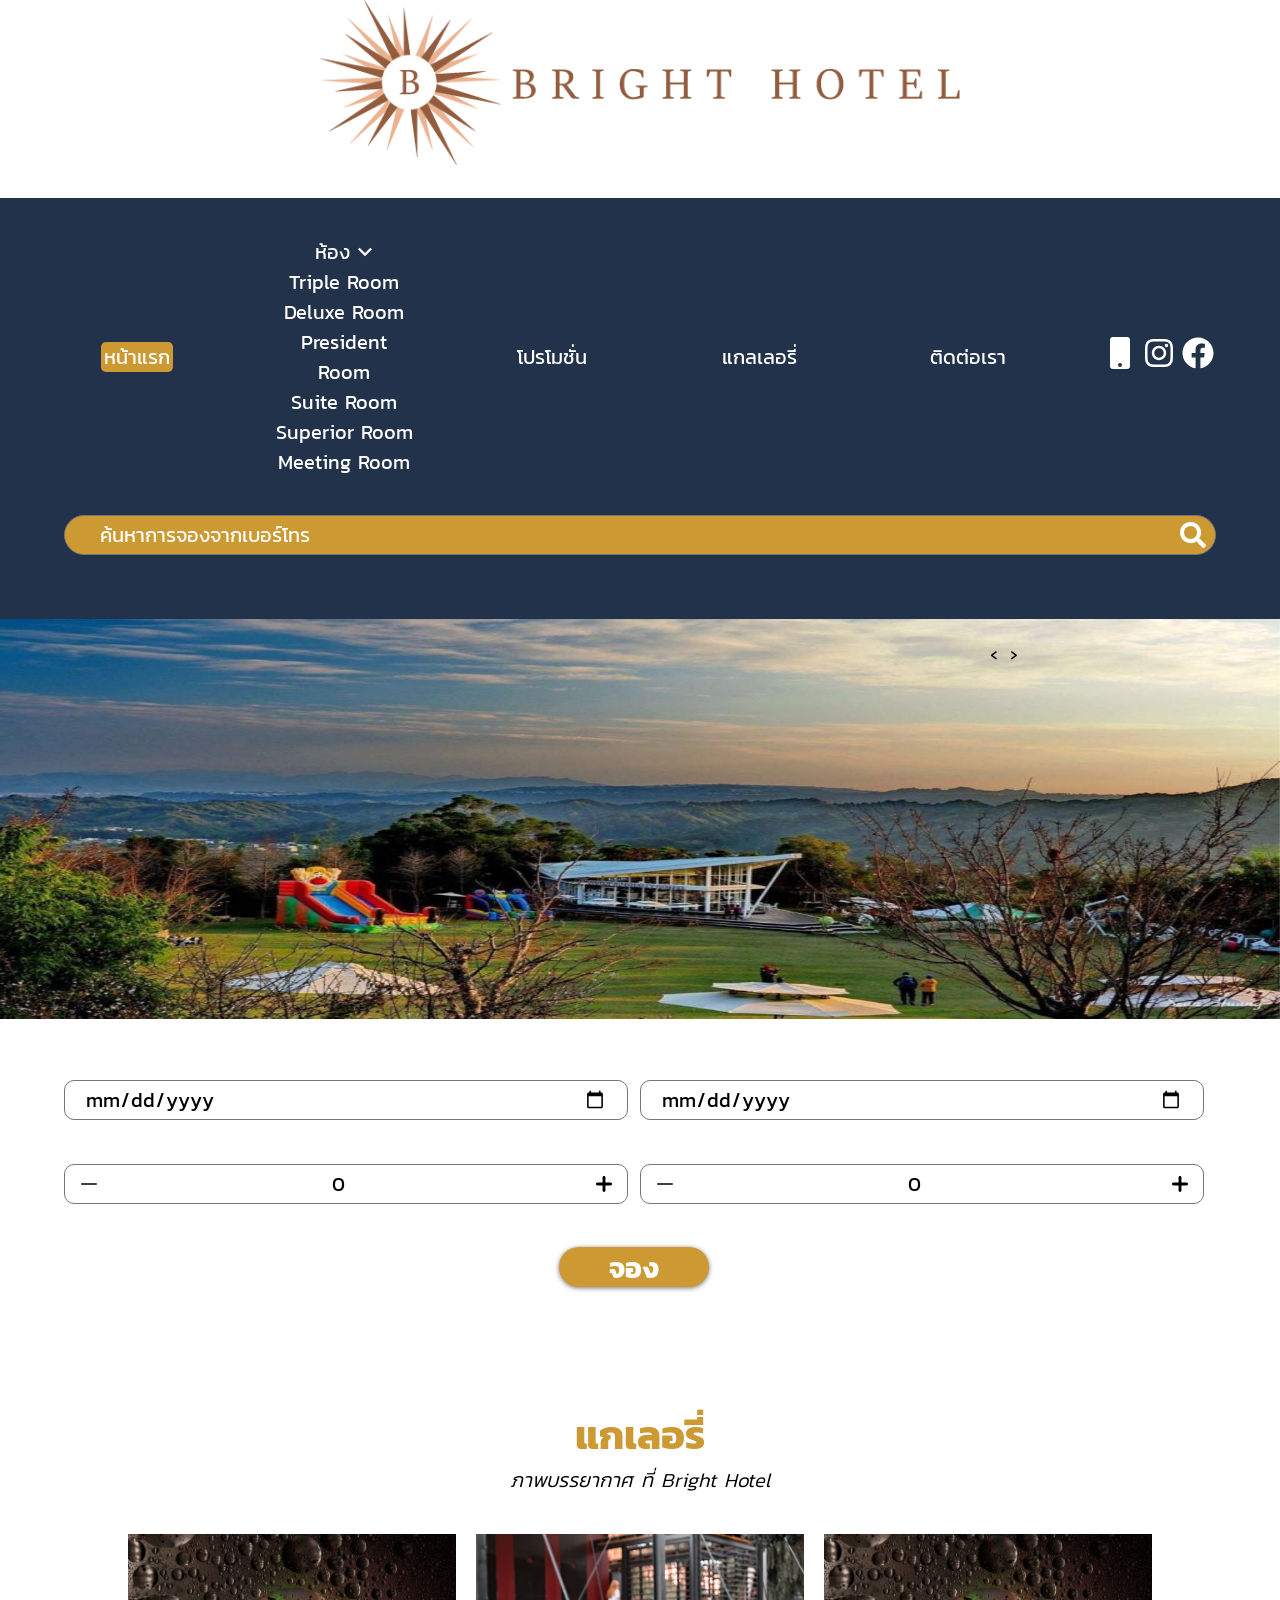
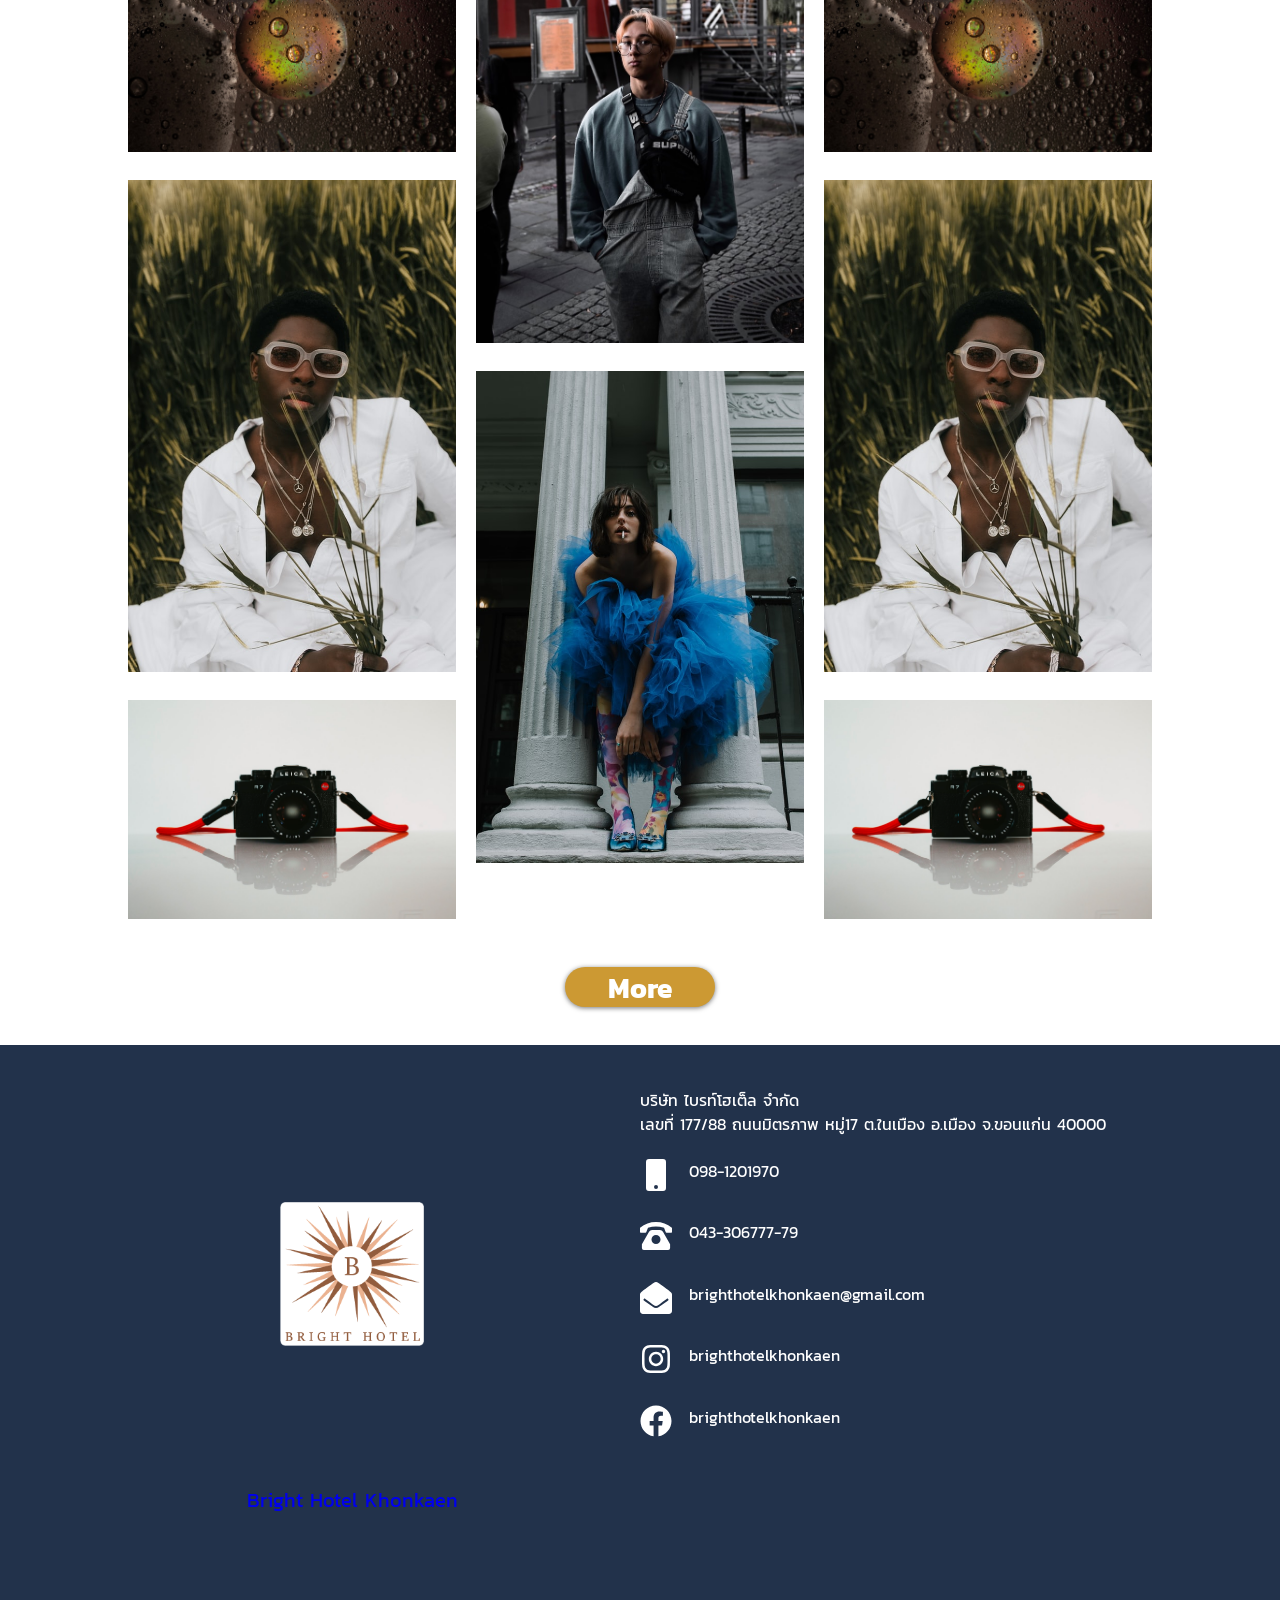
<file: mock/gallary.html>
<!DOCTYPE html>
<html lang="en">
<head>
    <meta charset="UTF-8">
    <meta name="viewport" content="width=device-width, initial-scale=1.0">
    <title>Bright Hotel</title>
    <link rel="stylesheet" href="/src/css/gallary.min.css">
    <link rel="stylesheet" href="/src/plugin/OwlCarousel/dist/assets/owl.carousel.min.css">
    <link rel="stylesheet" href="/src/plugin/OwlCarousel/dist/assets/owl.theme.default.min.css">
    <script src="https://ajax.googleapis.com/ajax/libs/jquery/3.5.1/jquery.min.js"></script> 
</head>
<body>
    <!-- สคริปของเฟสบุ๊ค -->
    <div id="fb-root"></div>
    <script async defer crossorigin="anonymous" src="https://connect.facebook.net/th_TH/sdk.js#xfbml=1&version=v7.0&appId=599318023929202&autoLogAppEvents=1" nonce="0s4WMai9"></script>

    <!-- หัวเว็บมีโลโก้ เมนู ค้นหา -->
    <header>
        <div class="header">
            <div class="logo"><figure><a href=""><img src="/src/img/logo-01.png" alt=""></a></figure></div>
            <nav>
                <ul class="menu">
                    <li class="menulist"><a href="" class="active">หน้าแรก</a></li>
                    <li class="menulist">
                        <a href="#" class="room" onclick="openSubRoom()" onmouseover="openSubRoom()">ห้อง <img src="/src/img/icon/down-arrow.svg" alt=""></a>
                            <ul class="subroom">
                                <li><a href="">Triple Room</a></li>
                                <li><a href="">Deluxe Room</a></li>
                                <li><a href="">President Room</a></li>
                                <li><a href="">Suite Room</a></li>
                                <li><a href="">Superior Room</a></li>
                                <li><a href="">Meeting Room</a></li>
                            </ul>
                    </li>
                    <li class="menulist"><a href="">โปรโมชั่น</a></li>
                    <li class="menulist"><a href="">แกลเลอรี่</a></li>
                    <li class="menulist"><a href="">ติดต่อเรา</a></li>    
                    
                    <div class="icon">
                        <a href=""><img src="/src/img/icon/mobile-solid.svg" alt=""></a>
                        <a href=""><img src="/src/img/icon/instagram-brands.svg" alt=""></a>
                        <a href=""><img src="/src/img/icon/facebook-brands.svg" alt=""></a>
                    </div>
                </ul>
                <div class="hamburger">
                    <div class="line"></div>
                    <div class="line"></div>
                    <div class="line"></div>
                </div>
                <div class="search">
                    <input type="tel" maxlength="10" placeholder="ค้นหาการจองจากเบอร์โทร">
                    <img src="/src/img/icon/search-solid.svg" alt="">
                </div>
            </nav>
        </div>
    </header>

    <!-- ตัวสไลด์ ไฟล์จัดการชื่อ slide.js -->
    <div class="slide owl-carousel">
        <div class="item"><img src="/src/img/view.jpg" alt=""></div>
        <div class="item"><img src="/src/img/view.jpg" alt=""></div>
        <div class="item"><img src="/src/img/view.jpg" alt=""></div>
        <div class="item"><img src="/src/img/view.jpg" alt=""></div>
        <div class="item"><img src="/src/img/view.jpg" alt=""></div>
    </div>

    <!-- โซนการจอง -->
    <div class="booking">
        <div class="formBook">
            <div class="input-box">
                <label>เช็คอิน</label>
                <input type="date">
            </div>

            <div class="input-box">
                <label>เช็คเอาท์</label>
                <input type="date">
            </div>

            <div class="input-box adult">
                <label>ผู้ใหญ่/คน</label>
                <input type="number" id="adult" value="0">
                <img class="left" src="/src/img/icon/minus.svg" alt="">
                <img class="right" src="/src/img/icon/plus.svg" alt="">
            </div>

            <div class="input-box child">
                <label>เด็ก/คน</label>
                <input type="number" id="child" value="0">
                <img class="left" src="/src/img/icon/minus.svg" alt="">
                <img class="right" src="/src/img/icon/plus.svg" alt="">
            </div>

            <div class="button"><button>จอง</button></div>
        </div>
    </div>

    <article>
        <div class="gallary-page">
            <div class="title">
                <h1>แกเลอรี่</h1>
                <span>ภาพบรรยากาศ ที่ Bright Hotel</span>
            </div>

            <div class="gallary-zone">
                <figure><img src="/src/img/test1.jpg" alt=""></figure>
                <figure><img src="/src/img/test2.jpg" alt=""></figure>
                <figure><img src="/src/img/test3.jpg" alt=""></figure>
                <figure><img src="/src/img/test4.jpg" alt=""></figure>
                <figure><img src="/src/img/test5.jpg" alt=""></figure>
                <figure><img src="/src/img/test1.jpg" alt=""></figure>
                <figure><img src="/src/img/test2.jpg" alt=""></figure>
                <figure><img src="/src/img/test3.jpg" alt=""></figure>
            </div>

            <div class="loadmore">
                <button>More</button>
            </div>
        </div>
    </article>

    <!-- โซนฟุตเตอร์ -->
    <footer>
        <div class="footer">
            <div class="logo"><figure><img src="/src/img/logo B-01.png" alt=""></figure></div>

            <div class="address-contact">
                <div class="address">
                    <p>บริษัท ไบรท์โฮเต็ล จำกัด</p>
                    <p>เลขที่ 177/88 ถนนมิตรภาพ หมู่17 ต.ในเมือง อ.เมือง จ.ขอนแก่น 40000</p>
                </div>
                <div class="contact">
                    <div class="single">
                        <figure><img src="/src/img/icon/mobile-solid.svg" alt=""></figure>
                        <p>098-1201970</p>
                    </div>
                    <div class="single">
                        <figure><img src="/src/img/icon/phone.svg" alt=""></figure>
                        <p>043-306777-79</p>
                    </div>
                    <div class="single">
                        <figure><img src="/src/img/icon/envelope-open-solid.svg" alt=""></figure>
                        <p>brighthotelkhonkaen@gmail.com</p>
                    </div>
                    <div class="single">
                        <figure><img src="/src/img/icon/instagram-brands.svg" alt=""></figure>
                        <p>brighthotelkhonkaen</p>
                    </div>
                    <div class="single">
                        <figure><img src="/src/img/icon/facebook-brands.svg" alt=""></figure>
                        <p>brighthotelkhonkaen</p>
                    </div>
                </div>
            </div>
            
            <div class="social">
                <div class="facebookPage">
                    <div class="fb-page" data-href="https://www.facebook.com/brighthotelkhonkaen/" data-tabs="timeline" data-width="" data-height="" data-small-header="true" data-adapt-container-width="true" data-hide-cover="true" data-show-facepile="true"><blockquote cite="https://www.facebook.com/brighthotelkhonkaen/" class="fb-xfbml-parse-ignore"><a href="https://www.facebook.com/brighthotelkhonkaen/">Bright Hotel Khonkaen</a></blockquote></div>
                </div>
            </div>

            <div class="map">
                <iframe src="https://www.google.com/maps/embed?pb=!1m18!1m12!1m3!1d3854.2311303549764!2d102.08191621528145!3d14.9798695716843!2m3!1f0!2f0!3f0!3m2!1i1024!2i768!4f13.1!3m3!1m2!1s0x31228827f7d124ed%3A0x1dcee4ef7e4bcaa0!2sBright%20Hotel!5e0!3m2!1sth!2sth!4v1592885106260!5m2!1sth!2sth" frameborder="0" style="border:0;" allowfullscreen="" aria-hidden="false" tabindex="0"></iframe>
            </div>
        </div>
    </footer>
    
    <!-- โซนสคริป -->
    <script src="/src/plugin/OwlCarousel/dist/owl.carousel.min.js"></script>
    <script type="text/javascript" src="/src/js/hotel.js"></script>
    <script type="text/javascript" src="/src/js/bookHome.js"></script>
    <script src="/src/js/slide.js"></script>
</body>
</html>
</file>
<file: css/home.min.css>
*,*:after,*:before{margin:0;padding:0;-webkit-box-sizing:border-box;box-sizing:border-box;font-family:'Kanit', sans-serif;font-size:20px}h1{font-size:2em}h2{font-size:1.8em}h3{font-size:1.6em}h4{font-size:1.4em}h5{font-size:1.2em}h6{font-size:1em}p{font-size:.8em}span{font-size:1em}label{font-size:1em}a{text-decoration:none;font-size:1em}a[href^="tel:"]{color:inherit}li{list-style:none}input,select,textarea,button{font-family:inherit}input:focus,select:focus,textarea:focus,button:focus{outline:none}input:disabled{background:#fff;opacity:1}body{background:#fff;-webkit-tap-highlight-color:transparent}@media screen and (max-width: 1365px){body{display:-ms-grid;display:grid;-ms-grid-columns:100%;grid-template-columns:100%}}.header{margin-bottom:3%;position:fixed;width:100%;z-index:9;background:#fff}@media screen and (min-width: 768px){.header{margin:0}}.header .logo figure{text-align:center}.header .logo figure img{width:80%}@media screen and (min-width: 768px){.header .logo figure img{width:50%}}@media screen and (min-width: 1024px){.header .logo figure img{width:40%}}@media screen and (min-width: 1366px){.header .logo figure img{width:25%}}.header nav{width:95%;margin:0 auto;margin-top:2%}@media screen and (max-width: 767px){.header nav{display:-webkit-box;display:-ms-flexbox;display:flex;-webkit-box-orient:vertical;-webkit-box-direction:reverse;-ms-flex-direction:column-reverse;flex-direction:column-reverse;position:relative}}@media screen and (min-width: 768px){.header nav{background-color:#22324b;width:100%;padding-bottom:5%}}@media screen and (min-width: 1024px) and (max-width: 1365px){.header nav{display:-ms-grid;display:grid;-ms-grid-columns:70% 30%;grid-template-columns:70% 30%;padding:0 3%}}@media screen and (min-width: 1366px){.header nav{margin:unset;padding:unset;display:-webkit-box;display:-ms-flexbox;display:flex;padding:0 12%}}@media screen and (min-width: 1600px){.header nav{margin:unset;padding:unset;display:-webkit-box;display:-ms-flexbox;display:flex;padding:0 15%}}.header nav .ham-social{position:relative}@media screen and (max-width: 767px){.header nav .ham-social{display:-webkit-box;display:-ms-flexbox;display:flex;-webkit-box-pack:justify;-ms-flex-pack:justify;justify-content:space-between;-webkit-box-align:center;-ms-flex-align:center;align-items:center}}@media screen and (min-width: 1024px) and (max-width: 1365px){.header nav .ham-social{display:none}}.header nav .ham-social .hamburger{display:-webkit-box;display:-ms-flexbox;display:flex;-webkit-box-orient:vertical;-webkit-box-direction:normal;-ms-flex-direction:column;flex-direction:column;width:50%;padding:3% 0;margin-left:5%}@media screen and (min-width: 768px){.header nav .ham-social .hamburger{display:none}}.header nav .ham-social .hamburger .line{background:#000;width:30px;height:3px;display:inline-block;margin:3px 0;-webkit-transition:.5s;transition:.5s}.header nav .ham-social .hamburger.active .line:nth-child(1){-webkit-transform:rotate(135deg) translate(1px, -2px);transform:rotate(135deg) translate(1px, -2px);-webkit-transition:.5s;transition:.5s}.header nav .ham-social .hamburger.active .line:nth-child(2){opacity:0;-webkit-transition:.2s;transition:.2s}.header nav .ham-social .hamburger.active .line:nth-child(3){-webkit-transform:rotate(45deg) translate(-10px, -12px);transform:rotate(45deg) translate(-10px, -12px);-webkit-transition:.5s;transition:.5s}.header nav .ham-social .icon-mobile{display:-webkit-box;display:-ms-flexbox;display:flex;-webkit-box-pack:end;-ms-flex-pack:end;justify-content:flex-end;padding:3% 0}.header nav .ham-social .icon-mobile img{width:25px;height:25px}@media screen and (max-width: 767px){.header nav .ham-social .icon-mobile{position:absolute;bottom:3%;right:23%;width:34%}}@media screen and (min-width: 768px){.header nav .ham-social .icon-mobile{display:none}}.header nav .ham-social .icon-mobile a{margin:0 10px}@media screen and (max-width: 767px){.header nav .ham-social .icon-mobile a{display:-webkit-box;display:-ms-flexbox;display:flex;-webkit-box-align:center;-ms-flex-align:center;align-items:center}}.header nav .menu{display:none;text-align:center;background-color:#22324b;padding:3% 0}@media screen and (min-width: 768px){.header nav .menu{display:-webkit-box;display:-ms-flexbox;display:flex;-webkit-box-pack:start;-ms-flex-pack:start;justify-content:flex-start;-webkit-box-align:center;-ms-flex-align:center;align-items:center;background-color:unset;width:95%;margin:0 auto}}@media screen and (min-width: ipadpro){.header nav .menu{width:80%;margin:0 auto}}@media screen and (min-width: 1366px){.header nav .menu{width:70%;padding:1% 0}}.header nav .menu .menulist{margin:2% 0}@media screen and (min-width: 768px){.header nav .menu .menulist{width:25%;margin:unset}}@media screen and (min-width: 1600px){.header nav .menu .menulist{width:12%;margin:unset}}.header nav .menu .menulist a{color:#fff}.header nav .menu .menulist a.active{background:#c93;padding:1%;border-radius:5px;color:#fff !important}@media screen and (min-width: 768px){.header nav .menu .menulist a.active{padding:5% !important}}.header nav .menu .menulist a:hover{color:#c93;-webkit-transition:.3s;transition:.3s}.header nav .menu .menulist .room{color:#fff;cursor:pointer}.header nav .menu .menulist .room.active{background:#c93;padding:5%;border-radius:5px}.header nav .menu .menulist .room img{width:16px;height:14px;-webkit-filter:invert(100%);filter:invert(100%)}@media (hover: hover) and (pointer: fine){.header nav .menu .menulist .room:hover .subroom{display:block}}.header nav .menu .menulist .room .subroom{display:none;background:#c93;margin:0 5%}@media screen and (min-width: 768px){.header nav .menu .menulist .room .subroom{position:absolute;z-index:6;border:1px solid #79472c;border-radius:5px;padding:1%;margin:0}}.header nav .menu .menulist .room .subroom.active{display:block}.header nav .menu .menulist .room .subroom li{padding:2% 0}.header nav .menu .menulist .room .subroom li a{color:#fff !important}.header nav .menu .menulist .room .subroom li a:hover{border-bottom:2px solid #fff}.header nav .menu .icon{display:-webkit-box;display:-ms-flexbox;display:flex;-webkit-box-pack:space-evenly;-ms-flex-pack:space-evenly;justify-content:space-evenly;padding:3% 0}.header nav .menu .icon img{width:26px;height:26px;-webkit-filter:invert(1);filter:invert(1)}@media screen and (max-width: 480px){.header nav .menu .icon{display:none}}@media screen and (min-width: 768px){.header nav .menu .icon{margin-left:15%}}@media screen and (min-width: 1600px){.header nav .menu .icon{padding:unset;margin-left:28%}}@media screen and (min-width: 768px){.header nav .menu .icon a{display:-webkit-box;display:-ms-flexbox;display:flex;-webkit-box-align:center;-ms-flex-align:center;align-items:center;margin:0 10px}}.header nav .menu .searchBM{position:relative}@media screen and (min-width: 768px){.header nav .menu .searchBM{display:none}}.header nav .menu .searchBM input{width:100%;height:40px;border:1px solid #777;border-radius:10px;padding:0 3%;background-color:#c93;color:#fff;border-radius:20px;width:80%}@media screen and (max-width: 480px){.header nav .menu .searchBM input{font-size:0.9em;height:30px}}.header nav .menu .searchBM input:focus{border:1px solid #c93}.header nav .menu .searchBM input::-webkit-input-placeholder{color:#fff}.header nav .menu .searchBM input:-ms-input-placeholder{color:#fff}.header nav .menu .searchBM input::-ms-input-placeholder{color:#fff}.header nav .menu .searchBM input::placeholder{color:#fff}.header nav .menu .searchBM img{position:absolute;width:26px;height:32px;right:13%;top:50%;-webkit-transform:translateY(-50%);transform:translateY(-50%);-webkit-filter:invert(1);filter:invert(1);cursor:pointer}.header nav .menu.active{display:block}.header nav .search{position:relative}@media screen and (max-width: 767px){.header nav .search{display:none}}@media screen and (min-width: 768px){.header nav .search{width:35%;margin:0 auto}}@media screen and (min-width: 1024px) and (max-width: 1365px){.header nav .search{display:-webkit-box;display:-ms-flexbox;display:flex;-webkit-box-align:center;-ms-flex-align:center;align-items:center;width:100%}}@media screen and (min-width: 1366px){.header nav .search{width:25%;margin:auto 0}}.header nav .search input{width:100%;height:40px;border:1px solid #777;border-radius:10px;padding:0 3%;background-color:#c93;color:#fff;border-radius:20px;padding-right:15%;font-size:.9em}@media screen and (max-width: 480px){.header nav .search input{font-size:0.9em;height:30px}}.header nav .search input:focus{border:1px solid #c93}.header nav .search input::-webkit-input-placeholder{color:#fff}.header nav .search input:-ms-input-placeholder{color:#fff}.header nav .search input::-ms-input-placeholder{color:#fff}.header nav .search input::placeholder{color:#fff}.header nav .search img{position:absolute;width:26px;height:32px;right:10px;top:50%;-webkit-transform:translateY(-50%);transform:translateY(-50%);-webkit-filter:invert(1);filter:invert(1);cursor:pointer}.header nav .translate{margin-left:10px}@media screen and (max-width: 767px){.header nav .translate{position:absolute;bottom:0%;right:3%;margin-bottom:1%}}@media screen and (min-width: 481px) and (max-width: 767px){.header nav .translate{margin-bottom:2%}}@media screen and (min-width: 768px){.header nav .translate{position:absolute;top:15px;right:6%}}.header nav .translate a{margin:0 5px}.slide{position:relative}@media screen and (max-width: 1023px){.slide{margin-top:40%}}@media screen and (min-width: 1024px) and (max-width: 1365px){.slide{margin-top:22%}}.slide .owl-stage-outer img{width:100%;height:200px}@media screen and (min-width: 768px){.slide .owl-stage-outer img{height:400px}}@media screen and (min-width: 1366px){.slide .owl-stage-outer img{height:600px}}.slide .owl-nav{display:none}@media screen and (min-width: 1024px){.slide .owl-nav{position:absolute;top:20px;right:20%;width:40px;display:-webkit-box;display:-ms-flexbox;display:flex;-ms-flex-pack:distribute;justify-content:space-around}}.slide .owl-nav button{border:unset;background:inherit;cursor:pointer}.slide .owl-dots{position:absolute;top:20px;right:10%}.booking{padding:2%}@media screen and (min-width: 1366px){.booking{width:80%;margin:-4% auto;border-radius:80px;position:relative;z-index:5}}.booking .formBook{display:-ms-grid;display:grid;-ms-grid-columns:(49%)[2];grid-template-columns:repeat(2, 49%);grid-gap:1%}@media screen and (min-width: 1366px){.booking .formBook{display:-webkit-box;display:-ms-flexbox;display:flex;-ms-flex-pack:distribute;justify-content:space-around}}.booking .formBook .input-box{display:-ms-grid;display:grid;margin:1% 0;position:relative}.booking .formBook .input-box label{color:#fff}.booking .formBook .input-box input{width:100%;height:40px;border:1px solid #777;border-radius:10px;padding:0 20px}@media screen and (max-width: 480px){.booking .formBook .input-box input{font-size:0.9em;height:30px}}.booking .formBook .input-box input:focus{border:1px solid #c93}@media screen and (min-width: 1366px) and (max-width: 1600px){.booking .formBook .input-box input{width:90% !important}}.booking .formBook .input-box input[type=number]{text-align:center}.booking .formBook .input-box img.left,.booking .formBook .input-box img.right{position:absolute;bottom:17%;width:16px;height:16px;cursor:pointer}@media screen and (max-width: 480px){.booking .formBook .input-box img.left,.booking .formBook .input-box img.right{bottom:10%}}.booking .formBook .input-box img.left{left:3%}.booking .formBook .input-box img.right{right:3%}@media screen and (min-width: 1366px) and (max-width: 1600px){.booking .formBook .input-box img.right{right:11% !important}}.booking .formBook .button{text-align:center;margin:3% 0;-ms-grid-column:1;grid-column-start:1;grid-column-end:3}@media screen and (min-width: 1366px){.booking .formBook .button{display:-webkit-box;display:-ms-flexbox;display:flex;-webkit-box-align:end;-ms-flex-align:end;align-items:flex-end;margin:1% 0}}.booking .formBook .button button{width:150px;height:40px;background-color:#c93;color:#fff;-webkit-box-shadow:0px 1px 5px #777;box-shadow:0px 1px 5px #777;font-size:1.2em;border:unset;border-radius:30px;cursor:pointer}@media screen and (max-width: 480px){.booking .formBook .button button{width:130px;height:40px;background-color:#c93;color:#fff;-webkit-box-shadow:0px 1px 5px #777;box-shadow:0px 1px 5px #777;font-size:1.2em;border:unset;border-radius:30px;cursor:pointer}}@media screen and (max-width: 480px) and (max-width: 480px){.booking .formBook .button button{height:30px;font-size:1em}}@media screen and (max-width: 480px) and (hover: hover) and (pointer: fine){.booking .formBook .button button:hover{background:#79472c;-webkit-transition:.3s;transition:.3s}}@media screen and (max-width: 480px){.booking .formBook .button button{height:30px;font-size:1em}}@media (hover: hover) and (pointer: fine){.booking .formBook .button button:hover{background:#79472c;-webkit-transition:.3s;transition:.3s}}.footer{background-color:#22324b;color:#fff;padding:2% 5%}@media screen and (min-width: 1024px){.footer{display:-ms-grid;display:grid;-ms-grid-columns:(50%)[2];grid-template-columns:repeat(2, 50%)}}@media screen and (min-width: 1366px){.footer{-ms-grid-columns:14% 21% 27% 35%;grid-template-columns:14% 21% 27% 35%;grid-gap:1%;padding:2% 10%}}@media screen and (min-width: 1024px){.footer .logo{display:-webkit-box;display:-ms-flexbox;display:flex;-webkit-box-pack:center;-ms-flex-pack:center;justify-content:center;-webkit-box-align:center;-ms-flex-align:center;align-items:center}}@media screen and (min-width: 1024px) and (min-width: 1366px){.footer .logo{-webkit-box-align:unset;-ms-flex-align:unset;align-items:unset}}.footer .logo figure{text-align:center}@media screen and (min-width: 1366px){.footer .logo figure{text-align:left}}.footer .logo figure img{width:40%}@media screen and (min-width: 1024px){.footer .logo figure img{width:70%}}@media screen and (min-width: 1366px){.footer .logo figure img{width:90%}}.footer .address-contact{margin:3% 0}@media screen and (min-width: 1366px){.footer .address-contact{margin:unset}.footer .address-contact p{font-size:.7em}}.footer .address-contact .address{margin-bottom:15px}.footer .address-contact .contact{margin:3% 0;display:-ms-grid;display:grid;-ms-grid-columns:100%;grid-template-columns:100%;grid-row-gap:10px}@media screen and (min-width: 1366px){.footer .address-contact .contact{grid-row-gap:0px}}.footer .address-contact .contact .single{display:-webkit-box;display:-ms-flexbox;display:flex;margin:1% 0}.footer .address-contact .contact .single figure img{width:32px;height:32px;-webkit-filter:invert(100%) sepia(51%) saturate(10%) brightness(195%);filter:invert(100%) sepia(51%) saturate(10%) brightness(195%)}@media screen and (min-width: 1366px){.footer .address-contact .contact .single figure img{width:18px;height:18px}}.footer .address-contact .contact .single p{margin-left:3%}.footer .social{margin:5% 0}@media screen and (min-width: 1024px){.footer .social{margin:unset}}.footer .social .facebookPage{text-align:center}@media screen and (min-width: 1366px){.footer .social .facebookPage{overflow:hidden;height:250px}}.footer .map iframe{width:100%;height:300px}@media screen and (min-width: 1024px){.footer .map iframe{height:498px}}@media screen and (min-width: 1366px){.footer .map iframe{height:250px}}.flatpickr-current-month{font-size:100% !important}.buttonTop{position:fixed;bottom:5%;right:5%;width:50px;height:50px;border-radius:30px;background-color:#305692b3;display:-webkit-box;display:-ms-flexbox;display:flex;-webkit-box-align:center;-ms-flex-align:center;align-items:center;-webkit-box-pack:center;-ms-flex-pack:center;justify-content:center;cursor:pointer}.buttonTop figure img{width:28px;height:28px;-webkit-filter:invert(100%);filter:invert(100%)}.grecaptcha-badge{display:none}font{font-size:inherit}@media screen and (max-width: 767px){.swal2-popup .swal2-content .swal2-html-container{font-size:.8em}}@media screen and (max-width: 767px){.swal2-popup .swal2-actions button{font-size:.9em}}.content{margin:5% 0}@media screen and (max-width: 480px){.content{margin:unset}}.content .title{text-align:center;margin:2% 0}.content .title h1{color:#c93}@media screen and (max-width: 480px){.content .title h1{font-size:1.3em}}.content .title span{font-style:italic}@media screen and (max-width: 480px){.content .title span{font-size:.8em}}.content .ck{text-align:center}@media screen and (max-width: 480px){.content .ck p{font-size:0.8em !important}}.content .ck p{line-height:1.8}.content .ck img{width:100%}.content .box-grid{display:-ms-grid;display:grid;grid-row-gap:20px}.content .box-grid .column{display:-ms-grid;display:grid;text-align:center;grid-row-gap:10px}.content .box-grid .column figure img{width:64px;height:64px;-webkit-filter:invert(50%) contrast(100%) sepia(100%) brightness(100%) hue-rotate(0deg);filter:invert(50%) contrast(100%) sepia(100%) brightness(100%) hue-rotate(0deg)}.content .bigimg img{width:100%;height:300px}.content .icon{display:-ms-grid;display:grid;-ms-grid-columns:(50%)[2];grid-template-columns:repeat(2, 50%);grid-row-gap:10px;margin-top:3%}.content .icon .item{display:-webkit-box;display:-ms-flexbox;display:flex;-webkit-box-orient:vertical;-webkit-box-direction:normal;-ms-flex-direction:column;flex-direction:column;-webkit-box-align:center;-ms-flex-align:center;align-items:center}.content .icon .item img{width:32px;height:32px;-webkit-filter:invert(45%) contrast(85%) brightness(5%) sepia(100) saturate(100) hue-rotate(220deg);filter:invert(45%) contrast(85%) brightness(5%) sepia(100) saturate(100) hue-rotate(220deg)}.content .icon .item span{color:#777;font-size:0.8em;word-break:break-all;text-align:center}.content .grid-room{display:-webkit-box;display:-ms-flexbox;display:flex;overflow-x:scroll;cursor:pointer;padding:0 1%;padding-bottom:3%;position:relative}.content .grid-room.drag{cursor:grabbing;cursor:-webkit-grabbing}.content .grid-room::-webkit-scrollbar{width:50%;height:5px}.content .grid-room::-webkit-scrollbar-track{-webkit-box-shadow:inset 0 0 5px grey;box-shadow:inset 0 0 5px grey;border-radius:10px}.content .grid-room::-webkit-scrollbar-thumb{background:#c93;border-radius:10px}.content .grid-room .item-room{padding:2%}.content .grid-room .item-room .box{width:270px;margin:0 auto;border:1px solid lightgray;border-radius:10px;background-color:#fff}.content .grid-room .item-room .box figure{text-align:center;height:180px;position:relative}.content .grid-room .item-room .box figure span{position:absolute;top:10px;left:10px;background:#fff;width:-webkit-fit-content;width:-moz-fit-content;width:fit-content;border-radius:15px;padding:0 2%}@supports (-webkit-touch-callout: none){.content .grid-room .item-room .box figure span{width:40%}}.content .grid-room .item-room .box figure img{width:100%;height:100%;border-radius:10px 10px 0 0}.content .grid-room .item-room .box .price{text-align:center;background:#c93;height:-webkit-fit-content;height:-moz-fit-content;height:fit-content;border-radius:0 0 35px 35px;display:-webkit-box;display:-ms-flexbox;display:flex;-webkit-box-orient:vertical;-webkit-box-direction:normal;-ms-flex-direction:column;flex-direction:column;position:relative}.content .grid-room .item-room .box .price .discount{text-align:center;margin-left:25%;position:absolute;right:10%}.content .grid-room .item-room .box .price .discount span{font-size:0.6em;color:#fff;text-decoration:line-through}.content .grid-room .item-room .box .price .sumprice span{color:#fff;font-size:1.6em}@media screen and (max-width: 480px){.content .grid-room .item-room .box .price .sumprice span{font-size:1.4em}}.content .grid-room .item-room .box .description{margin:3% 5%;height:5em;border-bottom:2px solid #e2e2e2;overflow-y:hidden}.content .grid-room .item-room .box .description p{color:#777}.content .grid-room .item-room .box .inroom{display:-ms-grid;display:grid;-ms-grid-columns:(1fr)[5];grid-template-columns:repeat(5, 1fr)}.content .grid-room .item-room .box .inroom .item{text-align:center;position:relative}.content .grid-room .item-room .box .inroom .item:nth-child(6){display:none}.content .grid-room .item-room .box .inroom .item:nth-child(7){display:none}.content .grid-room .item-room .box .inroom .item:nth-child(8){display:none}.content .grid-room .item-room .box .inroom .item:nth-child(9){display:none}.content .grid-room .item-room .box .inroom .item:nth-child(10){display:none}.content .grid-room .item-room .box .inroom .item:nth-child(11){display:none}.content .grid-room .item-room .box .inroom .item:nth-child(12){display:none}.content .grid-room .item-room .box .inroom .item:nth-child(13){display:none}.content .grid-room .item-room .box .inroom .item:nth-child(14){display:none}.content .grid-room .item-room .box .inroom .item:nth-child(15){display:none}.content .grid-room .item-room .box .inroom .item:nth-child(16){display:none}.content .grid-room .item-room .box .inroom .item:nth-child(17){display:none}.content .grid-room .item-room .box .inroom .item:nth-child(18){display:none}.content .grid-room .item-room .box .inroom .item:nth-child(19){display:none}.content .grid-room .item-room .box .inroom .item:nth-child(20){display:none}.content .grid-room .item-room .box .inroom .item span{display:none;position:absolute;top:-30px;left:0;width:-webkit-max-content;width:-moz-max-content;width:max-content;background:gray;color:#fff;padding:0 5px;border-radius:5px}.content .grid-room .item-room .box .inroom .item img{width:32px;height:32px;-webkit-filter:brightness(4%) sepia(100) saturate(100) hue-rotate(215deg);filter:brightness(4%) sepia(100) saturate(100) hue-rotate(215deg)}.content .grid-room .item-room .button{text-align:center;margin-top:5%}.content .grid-room .item-room .button button{width:180px;height:40px;background-color:#c93;color:#fff;-webkit-box-shadow:0px 1px 5px #777;box-shadow:0px 1px 5px #777;font-size:1.2em;border:unset;border-radius:30px;cursor:pointer}@media screen and (max-width: 480px){.content .grid-room .item-room .button button{height:30px;font-size:1em}}@media (hover: hover) and (pointer: fine){.content .grid-room .item-room .button button:hover{background:#79472c;-webkit-transition:.3s;transition:.3s}}@media screen and (min-width: 1024px){.content.contact{width:80%;margin:0 auto;margin-bottom:5%}}@media screen and (min-width: 1366px){.content.contact .form-contact{width:55%;margin:0 auto}}.content.contact .form-contact .inputDual{display:-ms-grid;display:grid;-ms-grid-columns:100%;grid-template-columns:100%;grid-row-gap:10px;padding:0 5%;padding-bottom:5px}@media screen and (min-width: 1024px){.content.contact .form-contact .inputDual{-ms-grid-columns:1fr 1fr;grid-template-columns:1fr 1fr;grid-gap:1%}}.content.contact .form-contact .inputDual .input-box{display:-ms-grid;display:grid;-ms-grid-columns:1fr 1fr;grid-template-columns:1fr 1fr}@media screen and (min-width: 768px){.content.contact .form-contact .inputDual .input-box{-ms-grid-columns:20% 80%;grid-template-columns:20% 80%}}@media screen and (min-width: 1366px){.content.contact .form-contact .inputDual .input-box{-ms-grid-columns:100%;grid-template-columns:100%}}.content.contact .form-contact .inputDual .input-box input{width:100%;height:40px;border:1px solid #777;border-radius:10px;width:250px;padding:0 20px}@media screen and (max-width: 480px){.content.contact .form-contact .inputDual .input-box input{font-size:0.9em;height:30px}}.content.contact .form-contact .inputDual .input-box input:focus{border:1px solid #c93}@media screen and (min-width: 768px){.content.contact .form-contact .inputDual .input-box input{width:100%}}.content.contact .form-contact .inputSingle{display:-ms-grid;display:grid;-ms-grid-columns:1fr 1fr;grid-template-columns:1fr 1fr;padding:5px 5%}@media screen and (min-width: 768px){.content.contact .form-contact .inputSingle{-ms-grid-columns:20% 80%;grid-template-columns:20% 80%}}@media screen and (min-width: 1024px){.content.contact .form-contact .inputSingle{-ms-grid-columns:10% 90%;grid-template-columns:10% 90%}}@media screen and (min-width: 1366px){.content.contact .form-contact .inputSingle{-ms-grid-columns:100%;grid-template-columns:100%}}.content.contact .form-contact .inputSingle input{width:100%;height:40px;border:1px solid #777;border-radius:10px;width:250px;padding:0 20px}@media screen and (max-width: 480px){.content.contact .form-contact .inputSingle input{font-size:0.9em;height:30px}}.content.contact .form-contact .inputSingle input:focus{border:1px solid #c93}@media screen and (min-width: 768px){.content.contact .form-contact .inputSingle input{width:100%}}.content.contact .form-contact .textSingle{display:-ms-grid;display:grid;-ms-grid-columns:100%;grid-template-columns:100%;padding:5px 5%}.content.contact .form-contact .textSingle textarea{padding:0 20px;border-radius:10px}.content.contact .form-contact .textSingle textarea::-webkit-scrollbar{width:2px}.content.contact .form-contact .textSingle textarea::-webkit-scrollbar-thumb{background-color:#22324b;border-radius:30px}.content.contact .form-contact .button{text-align:center;margin:15px 0}.content.contact .form-contact .button button{width:100px;height:40px;background-color:#c93;color:#fff;-webkit-box-shadow:0px 1px 5px #777;box-shadow:0px 1px 5px #777;font-size:1.2em;border:unset;border-radius:30px;cursor:pointer}@media screen and (max-width: 480px){.content.contact .form-contact .button button{height:30px;font-size:1em}}@media (hover: hover) and (pointer: fine){.content.contact .form-contact .button button:hover{background:#79472c;-webkit-transition:.3s;transition:.3s}}.content.service{padding:3% 1%}.content.service .title h1{color:#fff}@media screen and (max-width: 768px){.content.service{margin:unset}}@media screen and (min-width: 1366px){.content.service{padding:1% 8% 0% 8%}}.content.service .box-grid{color:#fff}@media screen and (min-width: 768px){.content.service .box-grid{-ms-grid-columns:(calc(96%/5))[5];grid-template-columns:repeat(5, calc(96%/5));grid-gap:1%}}@media screen and (min-width: 768px) and (max-width: 1023px){.content.service .box-grid .column span{font-size:.9em}}@media screen and (min-width: 768px){.content.service .box-grid .column .ck{height:350px}}@media screen and (min-width: 1024px){.content.service .box-grid .column .ck{height:230px}}@media screen and (min-width: 1366px){.content.service .box-grid .column .ck{height:180px}}@media screen and (max-width: 480px){.content.room{margin:unset}}@media screen and (min-width: 1366px){.content.room{padding:0 5%;padding-bottom:3%;position:relative}}@media screen and (min-width: 1366px){.content.room .title{padding:2% 0}}.content.room .title h1{color:#fff}@media screen and (min-width: 1366px){.content.room:before{content:'<';position:absolute;top:50%;left:3%;color:#fff;font-size:2em}.content.room:after{content:'>';position:absolute;top:50%;right:3%;color:#fff;font-size:2em}}.content.service .title span,.content.room .title span{color:#fff}.content.row1{padding:0 1%}@media screen and (min-width: 1024px){.content.row1{width:95%;margin:0 auto}}@media screen and (min-width: 1366px){.content.row1{width:85%;margin:5% auto}}.content.row1 .ck p,.content.row1 .ck h1,.content.row1 .ck h2,.content.row1 .ck h3,.content.row1 .ck h4,.content.row1 .ck h5,.content.row1 .ck h6,.content.row1 .ck span{font-size:.8em}.content.row3{margin:3% 1%}@media screen and (min-width: 1024px){.content.row3{display:-ms-grid;display:grid;-ms-grid-columns:58% 40%;grid-template-columns:58% 40%;grid-gap:2%;width:85%;margin:0 auto}.content.row3 .bigimg{-ms-grid-row:1;grid-row-start:1;grid-row-end:4}.content.row3 .bigimg img{height:unset}.content.row3 .title,.content.row3 .ck{text-align:left}.content.row3 .icon{display:block}.content.row3 .icon .item{display:inline-block;margin-right:3%;margin-bottom:1%}}.content.row3 .ck p,.content.row3 .ck h1,.content.row3 .ck h2,.content.row3 .ck h3,.content.row3 .ck h4,.content.row3 .ck h5,.content.row3 .ck h6,.content.row3 .ck span{font-size:.8em}@media screen and (max-width: 1365px){article.pHome:nth-child(6){-ms-grid-row:6;grid-row-start:6}article.pHome:nth-child(7){-ms-grid-row:5;grid-row-start:5}}
/*# sourceMappingURL=home.min.css.map */
</file>
<file: src/css/gallary.min.css>
@font-face{font-family:kanit;src:url(/src/font/Kanit/Kanit-Regular.ttf)}@font-face{font-family:Bkanit;src:url(/src/font/Kanit/Kanit-Bold.ttf)}@font-face{font-family:Lkanit;src:url(/src/font/Kanit/Kanit-Light.ttf)}@font-face{font-family:Skanit;src:url(/src/font/Kanit/Kanit-SemiBold.ttf)}*,*:after,*:before{margin:0;padding:0;-webkit-box-sizing:border-box;box-sizing:border-box;font-family:kanit;font-size:20px}h1,h2,h3,h4,h5,h6{font-family:Bkanit}h1{font-size:2em}h2{font-size:1.8em}h3{font-size:1.6em}h4{font-size:1.4em}h5{font-size:1.2em}h6{font-size:1em}p{font-size:.8em}span{font-size:1em}label{font-size:1em}a{text-decoration:none;font-size:1em}a[href^="tel:"]{color:inherit}li{list-style:none}input,select,textarea,button{font-family:inherit}input:focus,select:focus,textarea:focus,button:focus{outline:none}input:disabled{background:#fff}body{background:#fff}.header{margin-bottom:3%}@media screen and (min-width: 768px){.header{margin:0}}.header .logo figure{text-align:center}.header .logo figure img{width:95%}@media screen and (min-width: 1024px){.header .logo figure img{width:50%}}@media screen and (min-width: 1366px){.header .logo figure img{width:40%}}.header nav{width:95%;margin:0 auto;margin-top:2%}@media screen and (min-width: 768px){.header nav{background-color:#22324b;width:100%;padding-bottom:5%}}@media screen and (min-width: 1366px){.header nav{margin:unset;padding:unset;display:-webkit-box;display:-ms-flexbox;display:flex;padding:0 5%}}.header nav .menu{display:none;text-align:center;background-color:#22324b;padding:3% 0}@media screen and (min-width: 768px){.header nav .menu{display:-webkit-box;display:-ms-flexbox;display:flex;-webkit-box-pack:space-evenly;-ms-flex-pack:space-evenly;justify-content:space-evenly;-webkit-box-align:center;-ms-flex-align:center;align-items:center;background-color:unset}}@media screen and (min-width: 1366px){.header nav .menu{width:70%;padding:1% 0}}@media screen and (min-width: 768px){.header nav .menu .menulist{width:calc(100%/9)}}.header nav .menu .menulist a{color:#fff}.header nav .menu .menulist a.active{background:#c93;padding:0 2%;border-radius:5px}.header nav .menu .menulist .room{color:#fff;cursor:pointer}.header nav .menu .menulist .room.active{background:#c93;padding:0 2%;border-radius:5px}.header nav .menu .menulist .room img{width:16px;height:14px;-webkit-filter:invert(100%);filter:invert(100%)}@media screen and (min-width: 1025px){.header nav .menu .menulist .room:hover .subroom{display:block}}.header nav .menu .menulist .room .subroom{display:none;background:#c93;margin:0 5%}@media screen and (min-width: 768px){.header nav .menu .menulist .room .subroom{position:absolute;z-index:6;border:1px solid #79472c;border-radius:5px;padding:1%;margin:0}}.header nav .menu .menulist .room .subroom.active{display:block}.header nav .menu .icon{display:-webkit-box;display:-ms-flexbox;display:flex;-webkit-box-pack:space-evenly;-ms-flex-pack:space-evenly;justify-content:space-evenly;padding:3% 0}.header nav .menu .icon img{width:32px;height:32px;-webkit-filter:invert(1);filter:invert(1)}@media screen and (min-width: 1024px){.header nav .menu .icon{display:unset;padding:unset}}@media screen and (min-width: 1366px){.header nav .menu .icon a{margin-left:5px}}.header nav .menu.active{display:block}.header nav .hamburger{display:-webkit-box;display:-ms-flexbox;display:flex;-webkit-box-orient:vertical;-webkit-box-direction:normal;-ms-flex-direction:column;flex-direction:column;width:10%;margin:3% auto}@media screen and (min-width: 768px){.header nav .hamburger{display:none}}.header nav .hamburger .line{background:#000;width:30px;height:3px;display:inline-block;margin:2px 0}.header nav .search{position:relative}@media screen and (min-width: 768px){.header nav .search{width:90%;margin:0 auto}}@media screen and (min-width: 1366px){.header nav .search{width:25%;margin:auto 0}}.header nav .search input{width:100%;height:40px;border:1px solid #777;border-radius:10px;padding:0 3%;background-color:#c93;color:#fff;border-radius:20px}.header nav .search input:focus{border:1px solid #c93}.header nav .search input::-webkit-input-placeholder{color:#fff}.header nav .search input:-ms-input-placeholder{color:#fff}.header nav .search input::-ms-input-placeholder{color:#fff}.header nav .search input::placeholder{color:#fff}.header nav .search img{position:absolute;width:26px;height:32px;right:10px;top:50%;-webkit-transform:translateY(-50%);transform:translateY(-50%);-webkit-filter:invert(1);filter:invert(1)}.slide{position:relative}.slide .owl-stage-outer img{width:100%;height:200px}@media screen and (min-width: 768px){.slide .owl-stage-outer img{height:400px}}@media screen and (min-width: 1366px){.slide .owl-stage-outer img{height:600px}}.slide .owl-nav{display:none}@media screen and (min-width: 1024px){.slide .owl-nav{position:absolute;top:20px;right:20%;width:40px;display:-webkit-box;display:-ms-flexbox;display:flex;-ms-flex-pack:distribute;justify-content:space-around}}.slide .owl-nav button{border:unset;background:inherit;cursor:pointer}.slide .owl-dots{position:absolute;top:20px;right:10%}.booking{padding:2% 5%}@media screen and (min-width: 1366px){.booking{width:90%;margin:-4% auto;border-radius:80px;position:relative;z-index:5}}@media screen and (min-width: 768px){.booking .formBook{display:-ms-grid;display:grid;-ms-grid-columns:(49%)[2];grid-template-columns:repeat(2, 49%);grid-gap:1%}}@media screen and (min-width: 1366px){.booking .formBook{display:-webkit-box;display:-ms-flexbox;display:flex;-ms-flex-pack:distribute;justify-content:space-around}}.booking .formBook .input-box{display:-ms-grid;display:grid;margin:1% 0;position:relative}.booking .formBook .input-box label{color:#fff}.booking .formBook .input-box input{width:100%;height:40px;border:1px solid #777;border-radius:10px;padding:0 20px}.booking .formBook .input-box input:focus{border:1px solid #c93}.booking .formBook .input-box input[type=number]{text-align:center}.booking .formBook .input-box img.left,.booking .formBook .input-box img.right{position:absolute;bottom:17%;width:16px;height:16px;cursor:pointer}.booking .formBook .input-box img.left{left:3%}.booking .formBook .input-box img.right{right:3%}.booking .formBook .button{text-align:center;margin:3% 0}@media screen and (min-width: 768px){.booking .formBook .button{-ms-grid-column:1;grid-column-start:1;grid-column-end:3}}@media screen and (min-width: 1366px){.booking .formBook .button{display:-webkit-box;display:-ms-flexbox;display:flex;-webkit-box-align:end;-ms-flex-align:end;align-items:flex-end;margin:1% 0}}.booking .formBook .button button{width:150px;height:40px;background-color:#c93;color:#fff;-webkit-box-shadow:0px 1px 5px #777;box-shadow:0px 1px 5px #777;font-size:1.4em;font-family:Bkanit;border:unset;border-radius:30px;cursor:pointer}.booking .formBook .button button:hover{background:#79472c;-webkit-transition:.3s;transition:.3s}.footer{background-color:#22324b;color:#fff;padding:2% 5%}@media screen and (min-width: 1024px){.footer{display:-ms-grid;display:grid;-ms-grid-columns:(50%)[2];grid-template-columns:repeat(2, 50%)}}@media screen and (min-width: 1366px){.footer{-ms-grid-columns:15% 25% 25% 35%;grid-template-columns:15% 25% 25% 35%}}@media screen and (min-width: 1024px){.footer .logo{display:-webkit-box;display:-ms-flexbox;display:flex;-webkit-box-pack:center;-ms-flex-pack:center;justify-content:center;-webkit-box-align:center;-ms-flex-align:center;align-items:center}}@media screen and (min-width: 1024px) and (min-width: 1366px){.footer .logo{-webkit-box-align:unset;-ms-flex-align:unset;align-items:unset}}.footer .logo figure{text-align:center}@media screen and (min-width: 1366px){.footer .logo figure{text-align:left}}.footer .logo figure img{width:40%}@media screen and (min-width: 1024px){.footer .logo figure img{width:70%}}@media screen and (min-width: 1366px){.footer .logo figure img{width:90%}}.footer .address-contact{margin:3% 0}@media screen and (min-width: 1366px){.footer .address-contact{margin:unset}.footer .address-contact p{font-size:.7em}}.footer .address-contact .address{margin-bottom:15px}.footer .address-contact .contact{margin:3% 0;display:-ms-grid;display:grid;-ms-grid-columns:100%;grid-template-columns:100%;grid-row-gap:10px}@media screen and (min-width: 1366px){.footer .address-contact .contact{grid-row-gap:0px}}.footer .address-contact .contact .single{display:-webkit-box;display:-ms-flexbox;display:flex;margin:1% 0}.footer .address-contact .contact .single figure img{width:32px;height:32px;-webkit-filter:invert(100%) sepia(51%) saturate(10%) brightness(195%);filter:invert(100%) sepia(51%) saturate(10%) brightness(195%)}@media screen and (min-width: 1366px){.footer .address-contact .contact .single figure img{width:18px;height:18px}}.footer .address-contact .contact .single p{margin-left:3%}.footer .social{margin:5% 0}@media screen and (min-width: 1024px){.footer .social{margin:unset}}.footer .social .facebookPage{text-align:center}@media screen and (min-width: 1366px){.footer .social .facebookPage{overflow:hidden;height:250px;text-align:left}}.footer .map iframe{width:100%;height:300px}@media screen and (min-width: 1024px){.footer .map iframe{height:498px}}@media screen and (min-width: 1366px){.footer .map iframe{height:250px}}.gallary-page{margin:3% 0}.gallary-page .title{text-align:center;margin-top:5%}.gallary-page .title h1{color:#c93}.gallary-page .title span{font-family:Lkanit;font-style:italic}.gallary-page .gallary-zone{-webkit-columns:3 auto;columns:3 auto;-webkit-column-gap:1rem;column-gap:1rem;max-width:100%;width:80%;margin:3% auto}.gallary-page .gallary-zone figure{height:100%;margin:0 1rem 1rem 0;-webkit-box-flex:1;-ms-flex:1 0 auto;flex:1 0 auto;width:100%}.gallary-page .gallary-zone figure img{cursor:pointer;width:100%;height:100%}.gallary-page .loadmore{text-align:center}.gallary-page .loadmore button{width:150px;height:40px;background-color:#c93;color:#fff;-webkit-box-shadow:0px 1px 5px #777;box-shadow:0px 1px 5px #777;font-size:1.4em;font-family:Bkanit;border:unset;border-radius:30px;cursor:pointer}.gallary-page .loadmore button:hover{background:#79472c;-webkit-transition:.3s;transition:.3s}
/*# sourceMappingURL=gallary.min.css.map */
</file>
